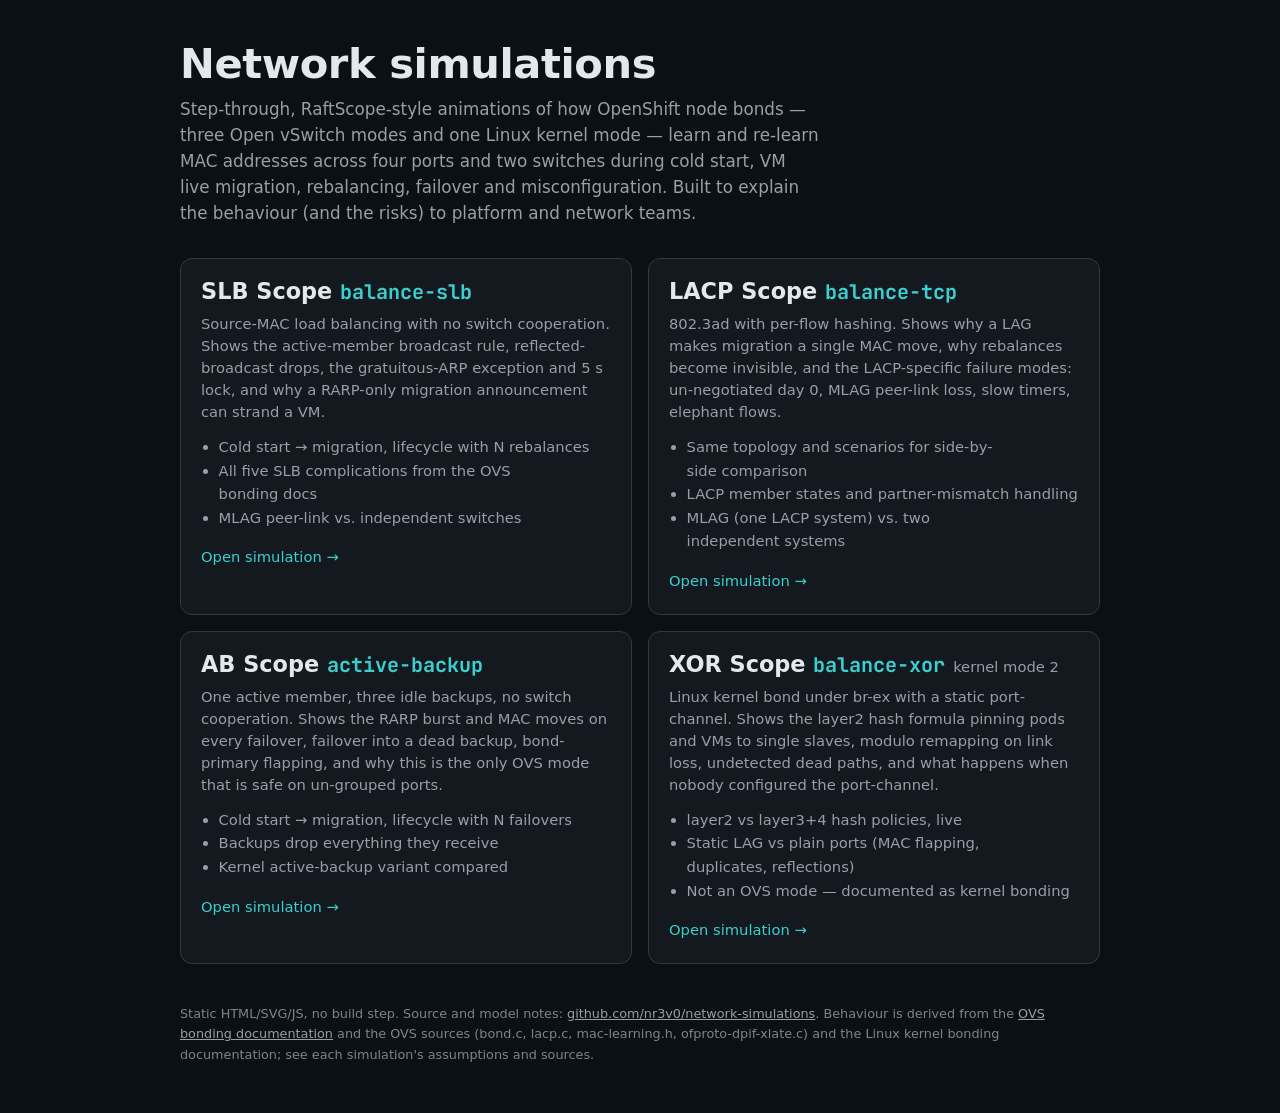
<file: index.html>
<!doctype html>
<html lang="en" data-theme="dark">
<head>
<meta charset="utf-8" />
<meta name="viewport" content="width=device-width, initial-scale=1" />
<title>Network simulations — OVS bonding during VM live migration</title>
<meta name="description" content="Interactive, step-through simulations of Open vSwitch bond behaviour (balance-slb and LACP balance-tcp) across two switches during VM live migration." />
<link href="https://api.fontshare.com/v2/css?f[]=general-sans@400,500,600&display=swap" rel="stylesheet" />
<link href="https://fonts.googleapis.com/css2?family=JetBrains+Mono:wght@400;500&display=swap" rel="stylesheet" />
<link rel="icon" href="data:," />
<link rel="stylesheet" href="./ovs-balance-slb/base.css" />
<style>
  :root { --text-xs: 0.8rem; --text-sm: 0.92rem; --text-base: 1.05rem; --text-xl: 1.4rem; --text-3xl: clamp(1.9rem, 1.4rem + 2vw, 2.6rem);
    --space-2: 0.5rem; --space-3: 0.75rem; --space-4: 1rem; --space-5: 1.25rem; --space-8: 2rem; --space-10: 2.5rem; --space-12: 3rem; --space-16: 4rem; --radius-lg: 0.75rem;
    --font-sans: 'General Sans', 'Inter', system-ui, sans-serif; --font-mono: 'JetBrains Mono', ui-monospace, Menlo, monospace;
    --color-background: oklch(0.17 0.012 240); --color-bg: var(--color-background); --color-surface: oklch(0.21 0.014 240); --color-border: oklch(0.34 0.02 240);
    --color-text: oklch(0.93 0.01 240); --color-text-muted: oklch(0.70 0.015 240); --color-text-faint: oklch(0.61 0.015 240); --color-primary: oklch(0.78 0.12 195); }
  html { color-scheme: dark; }
  body { margin: 0; background: var(--color-background); color: var(--color-text); font-family: var(--font-sans); }
  main { max-width: 960px; margin: 0 auto; padding: var(--space-10) var(--space-5) var(--space-12); }
  h1 { font-size: var(--text-3xl); margin: 0 0 var(--space-2); letter-spacing: -0.01em; }
  .lede { color: var(--color-text-muted); max-width: 60ch; line-height: 1.55; margin: 0 0 var(--space-8); }
  .grid { display: grid; grid-template-columns: repeat(auto-fit, minmax(300px, 1fr)); gap: var(--space-4); }
  a.card { display: block; text-decoration: none; color: inherit; background: var(--color-surface); border: 1px solid var(--color-border); border-radius: var(--radius-lg); padding: var(--space-5); transition: border-color 0.15s ease, transform 0.15s ease; }
  a.card:hover { border-color: var(--color-primary); transform: translateY(-2px); }
  .card h2 { margin: 0 0 var(--space-2); font-size: var(--text-xl); }
  .card h2 small { font-size: var(--text-sm); color: var(--color-text-muted); font-weight: 400; }
  .card .mono { font-family: var(--font-mono); font-size: 0.9em; color: var(--color-primary); }
  .card p { margin: 0 0 var(--space-3); color: var(--color-text-muted); line-height: 1.5; font-size: var(--text-sm); }
  .card ul { margin: 0; padding-left: 1.1rem; color: var(--color-text-muted); font-size: var(--text-sm); line-height: 1.6; }
  .card .go { display: inline-block; margin-top: var(--space-4); color: var(--color-primary); font-weight: 500; font-size: var(--text-sm); }
  footer { margin-top: var(--space-10); color: var(--color-text-faint); font-size: var(--text-xs); line-height: 1.6; }
  footer a { color: var(--color-text-muted); }
</style>
</head>
<body>
<main>
  <h1>Network simulations</h1>
  <p class="lede">Step-through, RaftScope-style animations of how OpenShift node bonds — three Open vSwitch modes and one Linux kernel mode — learn and re-learn MAC addresses across four ports and two switches during cold start, VM live migration, rebalancing, failover and misconfiguration. Built to explain the behaviour (and the risks) to platform and network teams.</p>
  <div class="grid">
    <a class="card" href="./ovs-balance-slb/">
      <h2>SLB Scope <span class="mono">balance-slb</span></h2>
      <p>Source-MAC load balancing with no switch cooperation. Shows the active-member broadcast rule, reflected-broadcast drops, the gratuitous-ARP exception and 5 s lock, and why a RARP-only migration announcement can strand a VM.</p>
      <ul>
        <li>Cold start → migration, lifecycle with N rebalances</li>
        <li>All five SLB complications from the OVS bonding docs</li>
        <li>MLAG peer-link vs. independent switches</li>
      </ul>
      <span class="go">Open simulation →</span>
    </a>
    <a class="card" href="./ovs-lacp-balance-tcp/">
      <h2>LACP Scope <span class="mono">balance-tcp</span></h2>
      <p>802.3ad with per-flow hashing. Shows why a LAG makes migration a single MAC move, why rebalances become invisible, and the LACP-specific failure modes: un-negotiated day 0, MLAG peer-link loss, slow timers, elephant flows.</p>
      <ul>
        <li>Same topology and scenarios for side-by-side comparison</li>
        <li>LACP member states and partner-mismatch handling</li>
        <li>MLAG (one LACP system) vs. two independent systems</li>
      </ul>
      <span class="go">Open simulation →</span>
    </a>
    <a class="card" href="./ovs-active-backup/">
      <h2>AB Scope <span class="mono">active-backup</span></h2>
      <p>One active member, three idle backups, no switch cooperation. Shows the RARP burst and MAC moves on every failover, failover into a dead backup, bond-primary flapping, and why this is the only OVS mode that is safe on un-grouped ports.</p>
      <ul>
        <li>Cold start → migration, lifecycle with N failovers</li>
        <li>Backups drop everything they receive</li>
        <li>Kernel active-backup variant compared</li>
      </ul>
      <span class="go">Open simulation →</span>
    </a>
    <a class="card" href="./kernel-balance-xor/">
      <h2>XOR Scope <span class="mono">balance-xor</span> <small>kernel mode 2</small></h2>
      <p>Linux kernel bond under br-ex with a static port-channel. Shows the layer2 hash formula pinning pods and VMs to single slaves, modulo remapping on link loss, undetected dead paths, and what happens when nobody configured the port-channel.</p>
      <ul>
        <li>layer2 vs layer3+4 hash policies, live</li>
        <li>Static LAG vs plain ports (MAC flapping, duplicates, reflections)</li>
        <li>Not an OVS mode — documented as kernel bonding</li>
      </ul>
      <span class="go">Open simulation →</span>
    </a>
  </div>
  <footer>Static HTML/SVG/JS, no build step. Source and model notes: <a href="https://github.com/nr3v0/network-simulations">github.com/nr3v0/network-simulations</a>. Behaviour is derived from the <a href="https://docs.openvswitch.org/en/stable/topics/bonding/">OVS bonding documentation</a> and the OVS sources (bond.c, lacp.c, mac-learning.h, ofproto-dpif-xlate.c) and the Linux kernel bonding documentation; see each simulation's assumptions and sources.</footer>
</main>
</body>
</html>
</file>
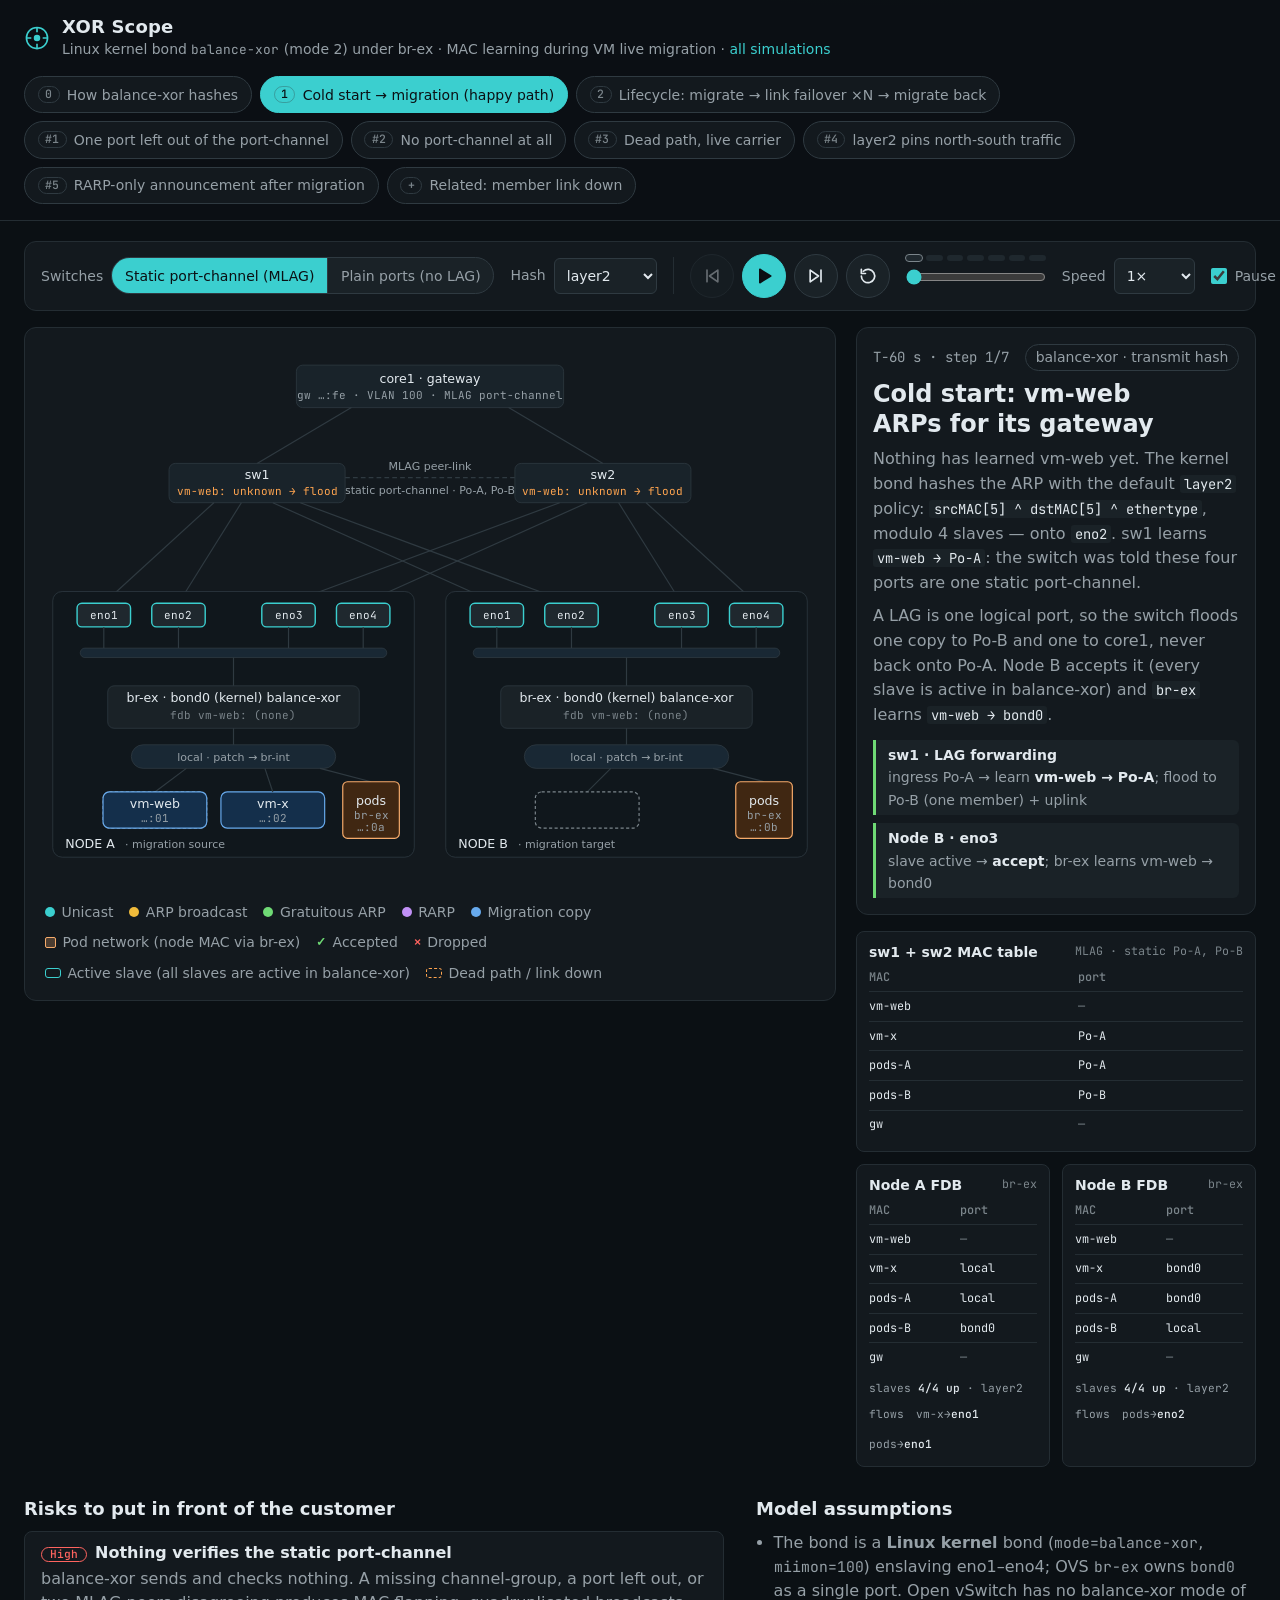
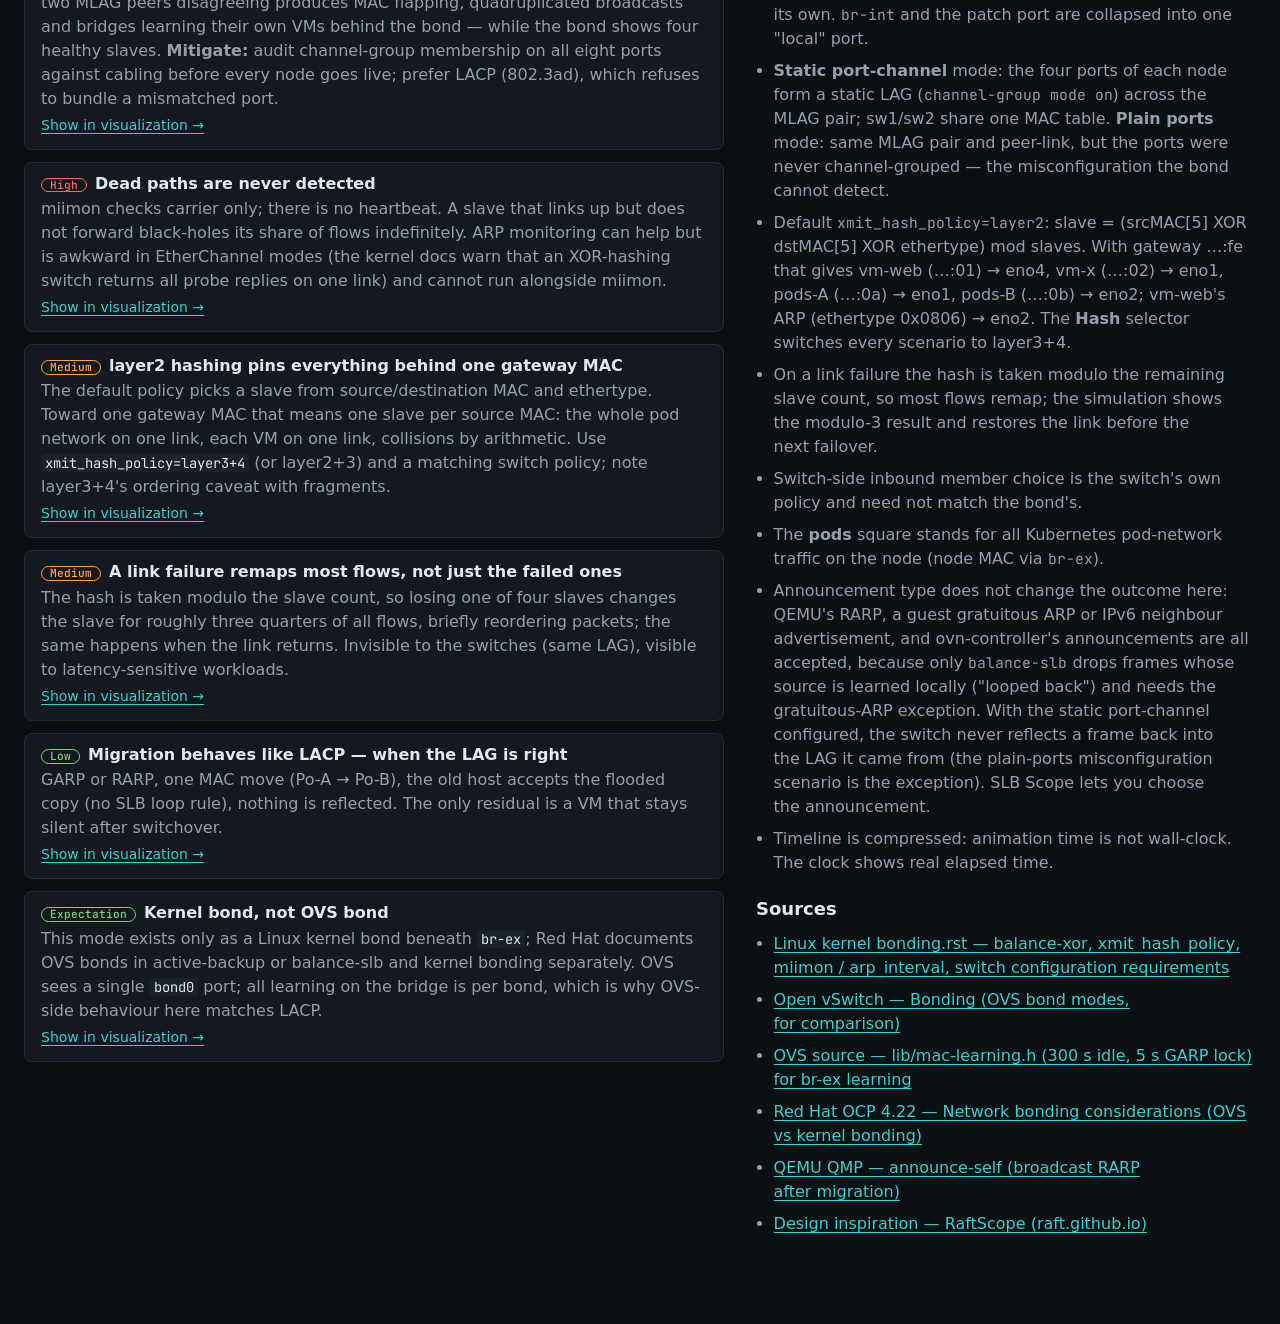
<file: kernel-balance-xor/index.html>
<!doctype html>
<html lang="en" data-theme="dark">
<head>
<meta charset="utf-8" />
<meta name="viewport" content="width=device-width, initial-scale=1" />
<title>XOR Scope — Linux kernel balance-xor (mode 2) MAC learning during VM live migration</title>
<meta name="description" content="Step-through visualization of a Linux kernel balance-xor (mode 2) bond under OVS br-ex across two MLAG switches and four slaves during VM live migration, including the failure modes of a static port-channel." />
<link href="https://api.fontshare.com/v2/css?f[]=general-sans@400,500,600&display=swap" rel="stylesheet" />
<link rel="preconnect" href="https://fonts.googleapis.com" />
<link rel="preconnect" href="https://fonts.gstatic.com" crossorigin />
<link href="https://fonts.googleapis.com/css2?family=JetBrains+Mono:wght@400;500;600&display=swap" rel="stylesheet" />
<link rel="icon" href="data:," />
<link rel="stylesheet" href="./base.css" />
<link rel="stylesheet" href="./style.css" />
</head>
<body>
<a class="skip" href="#scope">Skip to visualization</a>
<header class="top">
  <div class="brand">
    <svg viewBox="0 0 32 32" width="26" height="26" aria-hidden="true"><circle cx="16" cy="16" r="13" fill="none" stroke="currentColor" stroke-width="2"/><circle cx="16" cy="16" r="4" fill="currentColor"/><path d="M16 3v6M16 23v6M3 16h6M23 16h6" stroke="currentColor" stroke-width="2"/></svg>
    <div>
      <div class="brand-name">XOR Scope</div>
      <div class="brand-sub">Linux kernel bond <span class="mono">balance-xor</span> (mode 2) under br-ex · MAC learning during VM live migration · <a href="../">all simulations</a></div>
    </div>
  </div>
  <nav class="scen" id="scenarios" aria-label="Scenarios"></nav>
</header>

<main id="scope">
  <section class="transport" aria-label="Playback controls">
    <div class="toolbar">
        <span class="tb-label">Switches</span>
        <div class="seg" role="group" aria-label="Switch interconnect mode" id="modeSeg">
          <button type="button" data-mode="mlag" aria-pressed="true">Static port-channel (MLAG)</button>
          <button type="button" data-mode="indep" aria-pressed="false">Plain ports (no LAG)</button>
        </div>
        <label class="sel"><span>Hash</span><select id="hashSel" aria-label="Transmit hash policy"><option value="l2" selected>layer2</option><option value="l34">layer3+4</option></select></label>
        <label class="sel" id="lifeOpt" hidden><span>Failovers</span>
          <select id="nreb" aria-label="Number of link failovers before the second migration"><option value="0">0</option><option value="1">1</option><option value="2" selected>2</option><option value="3">3</option><option value="4">4</option></select>
        </label>
      </div>

    <div class="btns">
      <button id="prev" class="ib" aria-label="Previous step" title="Previous step (←)"><svg viewBox="0 0 24 24"><path d="M6 5v14M19 5l-10 7 10 7z"/></svg></button>
      <button id="play" class="ib main" aria-label="Play" title="Play / pause (space)"><svg viewBox="0 0 24 24" id="playIcon"><path d="M7 4l13 8-13 8z"/></svg></button>
      <button id="next" class="ib" aria-label="Next step" title="Next step (→)"><svg viewBox="0 0 24 24"><path d="M18 5v14M5 5l10 7-10 7z"/></svg></button>
      <button id="restart" class="ib" aria-label="Restart scenario" title="Restart"><svg viewBox="0 0 24 24"><path d="M4 12a8 8 0 1 0 2.4-5.7M4 4v5h5"/></svg></button>
    </div>
    <div class="track-wrap">
      <div class="track" id="track"></div>
      <input type="range" id="scrub" min="0" max="1000" value="0" step="1" aria-label="Timeline" />
    </div>
    <div class="opts">
      <label class="sel"><span>Speed</span>
        <select id="speed"><option value="0.25">0.25×</option><option value="0.5">0.5×</option><option value="1" selected>1×</option><option value="2">2×</option></select>
      </label>
      <label class="chk"><input type="checkbox" id="hold" checked /> <span>Pause each step</span></label>
      <label class="chk"><input type="checkbox" id="loop" /> <span>Loop · 1.5 s</span></label>
    </div>
  </section>
  <section class="stage">
    <div class="canvas-wrap">
      <div class="whatif" id="whatif" hidden>Hypothetical</div>
      <svg id="topo" viewBox="0 0 1000 704" role="img" aria-labelledby="topoTitle">
        <title id="topoTitle">Two OpenShift nodes, each with a four-slave Linux kernel balance-xor bond under br-ex. eno1 and eno2 connect to sw1, eno3 and eno4 connect to sw2. sw1 and sw2 are an MLAG pair with a static port-channel per node, uplinked to core1.</title>
        <g id="static"></g>
        <g id="dyn"></g>
      </svg>
      <div class="legend" aria-label="Legend">
        <span><i class="dot k-uni"></i>Unicast</span>
        <span><i class="dot k-bcast"></i>ARP broadcast</span>
        <span><i class="dot k-garp"></i>Gratuitous ARP</span>
        <span><i class="dot k-rarp"></i>RARP</span>
        <span><i class="dot k-mig"></i>Migration copy</span>
        <span><i class="sq"></i>Pod network (node MAC via br-ex)</span>
        <span><i class="mk ok">✓</i>Accepted</span>
        <span><i class="mk drop">✕</i>Dropped</span>
        <span><i class="att"></i>Active slave (all slaves are active in balance-xor)</span>
        <span><i class="noatt"></i>Dead path / link down</span>
      </div>
    </div>

    <aside class="side">
      <div class="narr" aria-live="polite">
        <div class="narr-head">
          <span class="clock mono" id="clock">T+0.000 s</span>
          <span class="docref" id="docref"></span>
        </div>
        <h2 id="stepTitle">—</h2>
        <div id="stepBody" class="stepBody"></div>
        <div id="decision" class="decision"></div>
      </div>
      <div class="tables" id="tables"></div>
    </aside>
  </section>


  <section class="below">
    <div class="below-grid">
      <div>
        <h3>Risks to put in front of the customer</h3>
        <div class="risks" id="risks"></div>
      </div>
      <div class="notes">
        <h3>Model assumptions</h3>
        <ul>
          <li>The bond is a <b>Linux kernel</b> bond (<span class="mono">mode=balance-xor</span>, <span class="mono">miimon=100</span>) enslaving eno1–eno4; OVS <span class="mono">br-ex</span> owns <span class="mono">bond0</span> as a single port. Open vSwitch has no balance-xor mode of its own. <span class="mono">br-int</span> and the patch port are collapsed into one "local" port.</li>
          <li><b>Static port-channel</b> mode: the four ports of each node form a static LAG (<span class="mono">channel-group mode on</span>) across the MLAG pair; sw1/sw2 share one MAC table. <b>Plain ports</b> mode: same MLAG pair and peer-link, but the ports were never channel-grouped — the misconfiguration the bond cannot detect.</li>
          <li>Default <span class="mono">xmit_hash_policy=layer2</span>: slave = (srcMAC[5] XOR dstMAC[5] XOR ethertype) mod slaves. With gateway …:fe that gives vm-web (…:01) → eno4, vm-x (…:02) → eno1, pods-A (…:0a) → eno1, pods-B (…:0b) → eno2; vm-web's ARP (ethertype 0x0806) → eno2. The <b>Hash</b> selector switches every scenario to layer3+4.</li>
          <li>On a link failure the hash is taken modulo the remaining slave count, so most flows remap; the simulation shows the modulo-3 result and restores the link before the next failover.</li>
          <li>Switch-side inbound member choice is the switch's own policy and need not match the bond's.</li>
          <li>The <b>pods</b> square stands for all Kubernetes pod-network traffic on the node (node MAC via <span class="mono">br-ex</span>).</li>
          <li>Announcement type does not change the outcome here: QEMU's RARP, a guest gratuitous ARP or IPv6 neighbour advertisement, and ovn-controller's announcements are all accepted, because only <span class="mono">balance-slb</span> drops frames whose source is learned locally ("looped back") and needs the gratuitous-ARP exception. With the static port-channel configured, the switch never reflects a frame back into the LAG it came from (the plain-ports misconfiguration scenario is the exception). SLB Scope lets you choose the announcement.</li>
          <li>Timeline is compressed: animation time is not wall-clock. The clock shows real elapsed time.</li>
        </ul>
        <h3>Sources</h3>
        <ul class="src">
          <li><a href="https://www.kernel.org/doc/Documentation/networking/bonding.rst" target="_blank" rel="noopener noreferrer">Linux kernel bonding.rst — balance-xor, xmit_hash_policy, miimon / arp_interval, switch configuration requirements</a></li>
          <li><a href="https://docs.openvswitch.org/en/stable/topics/bonding/" target="_blank" rel="noopener noreferrer">Open vSwitch — Bonding (OVS bond modes, for comparison)</a></li>
          <li><a href="https://github.com/openvswitch/ovs/blob/master/lib/mac-learning.h" target="_blank" rel="noopener noreferrer">OVS source — lib/mac-learning.h (300 s idle, 5 s GARP lock) for br-ex learning</a></li>
          <li><a href="https://docs.redhat.com/en/documentation/openshift_container_platform/4.22/html/advanced_networking/network-bonding-considerations" target="_blank" rel="noopener noreferrer">Red Hat OCP 4.22 — Network bonding considerations (OVS vs kernel bonding)</a></li>
          <li><a href="https://www.qemu.org/docs/master/interop/qemu-qmp-ref.html" target="_blank" rel="noopener noreferrer">QEMU QMP — announce-self (broadcast RARP after migration)</a></li>
          <li><a href="https://raft.github.io/" target="_blank" rel="noopener noreferrer">Design inspiration — RaftScope (raft.github.io)</a></li>
        </ul>
      </div>
    </div>
  </section>
</main>
<script src="./app.js"></script>
</body>
</html>
</file>
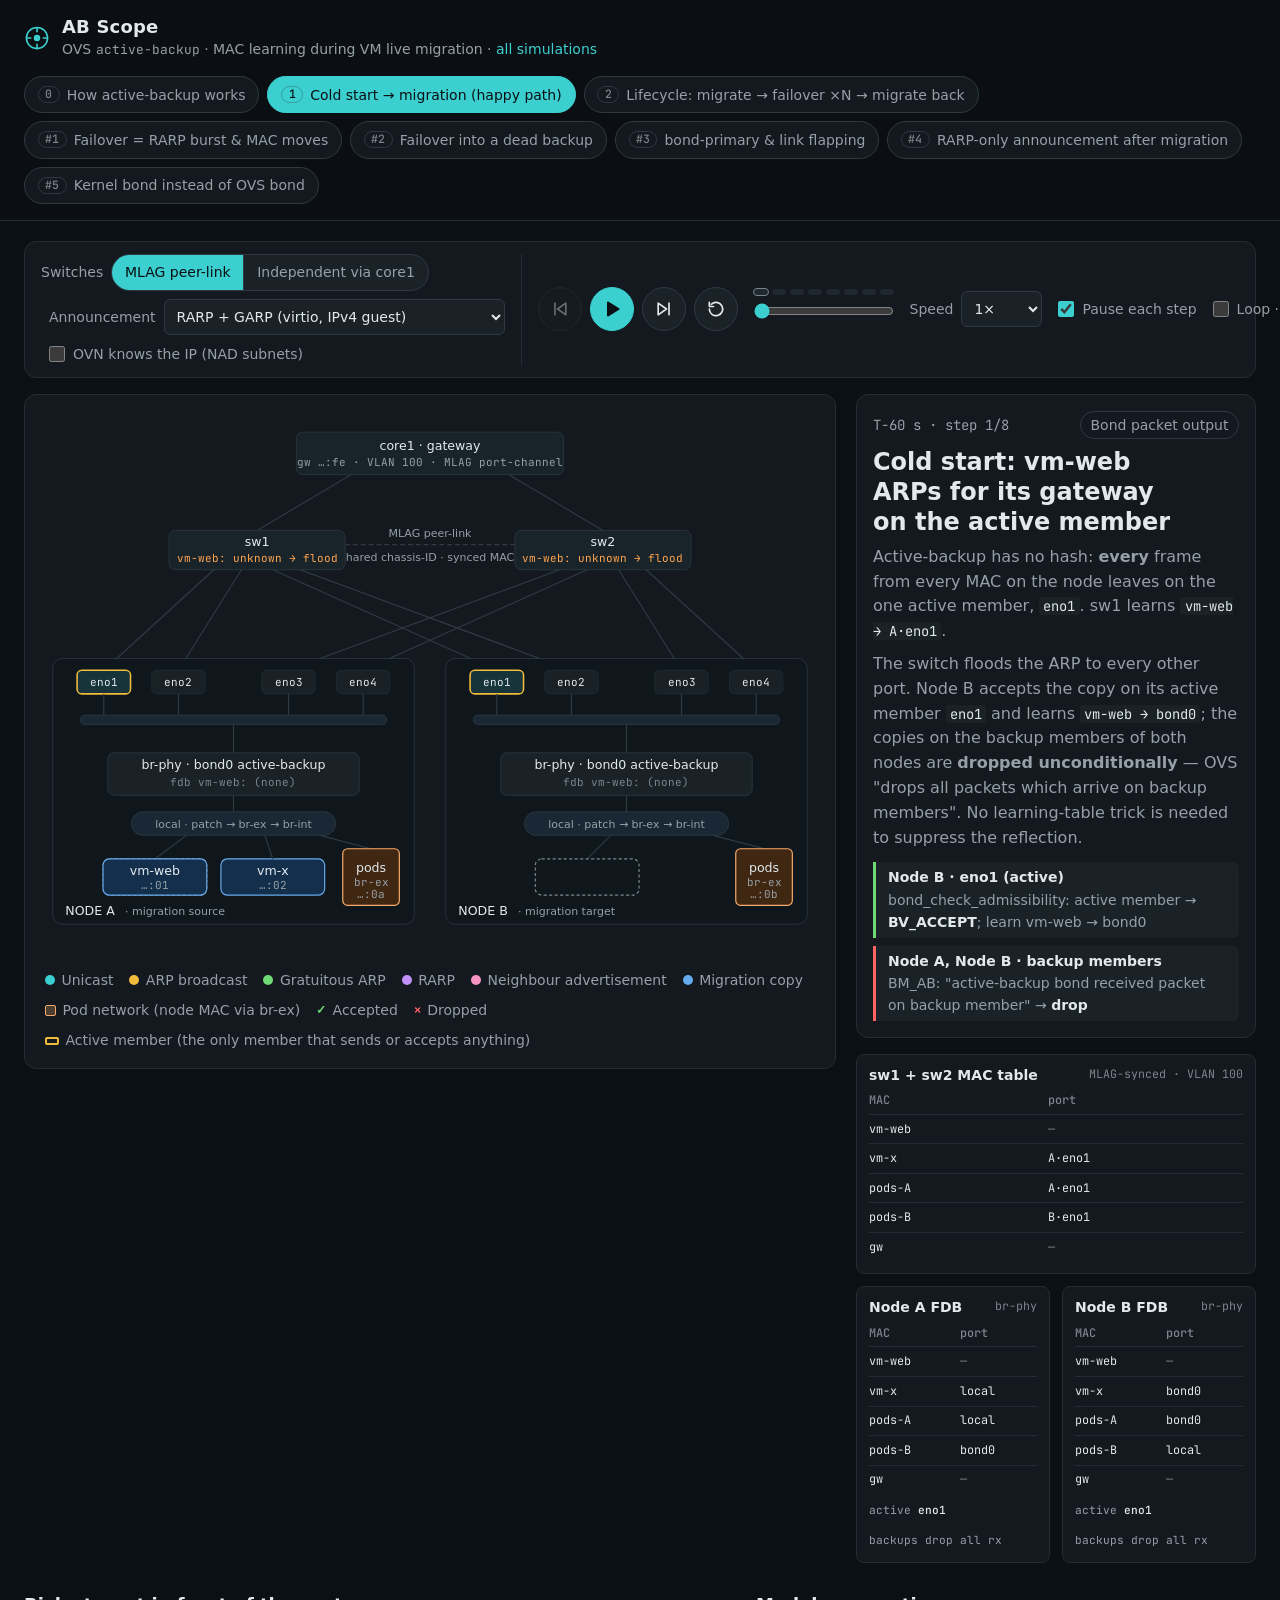
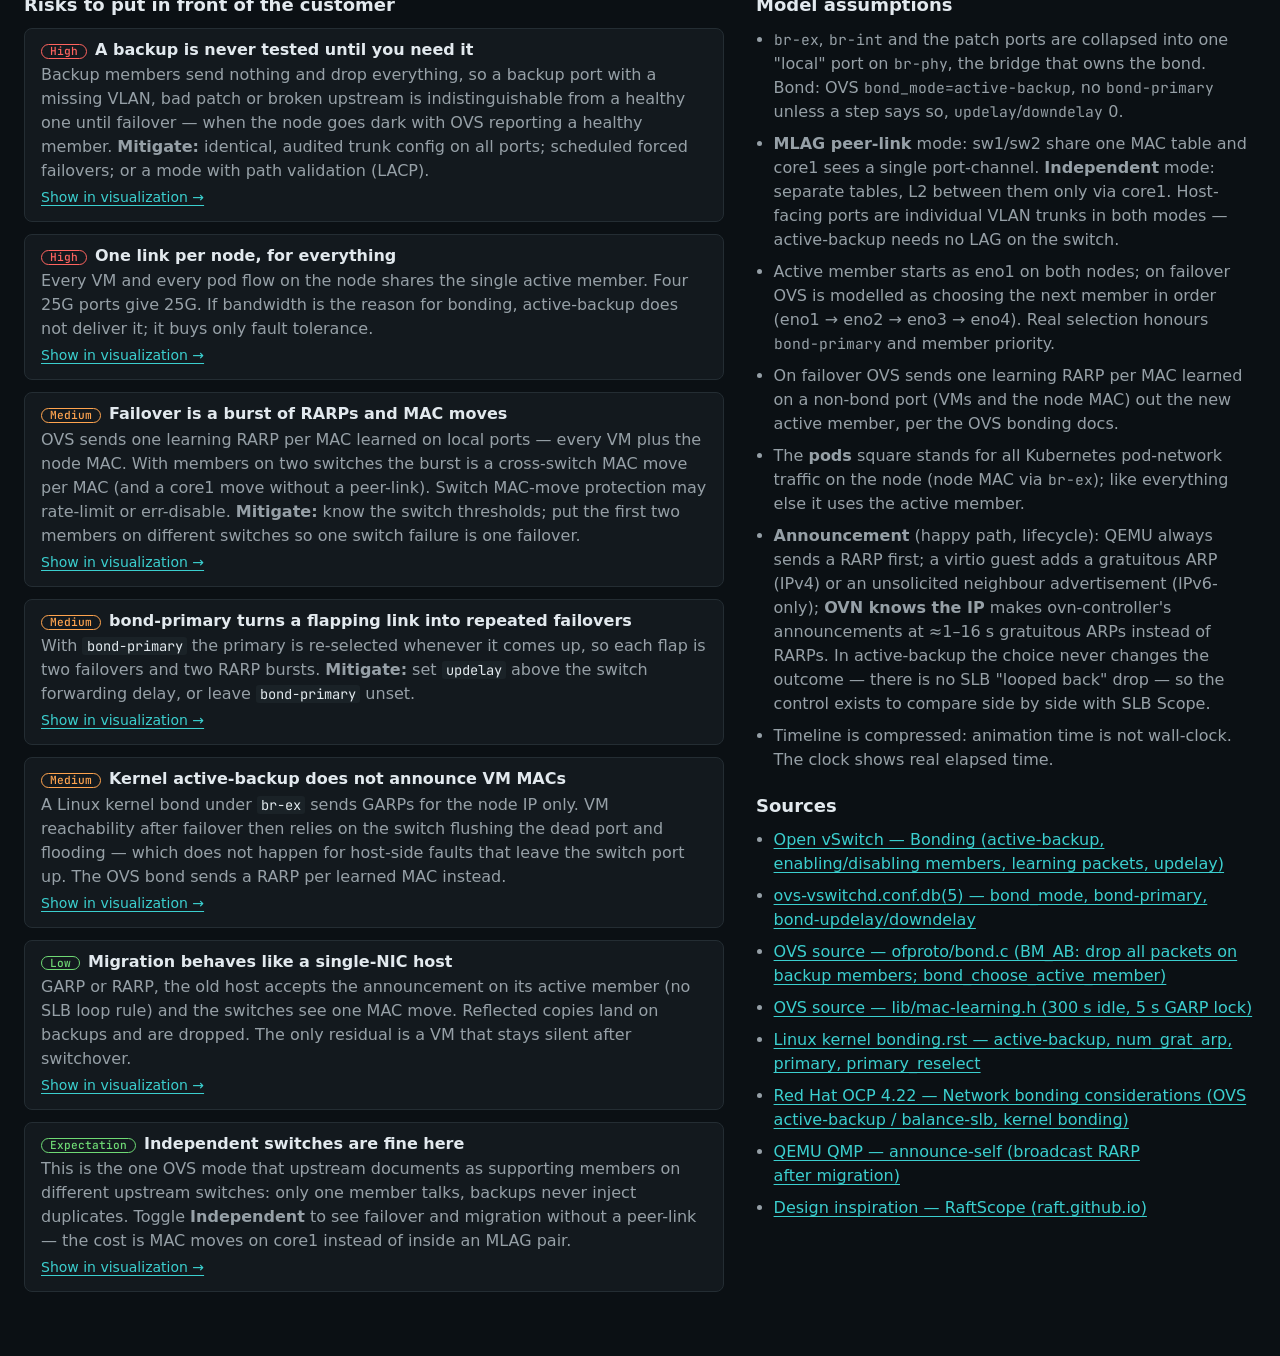
<file: ovs-active-backup/index.html>
<!doctype html>
<html lang="en" data-theme="dark">
<head>
<meta charset="utf-8" />
<meta name="viewport" content="width=device-width, initial-scale=1" />
<title>AB Scope — OVS active-backup MAC learning during VM live migration</title>
<meta name="description" content="Step-through visualization of an Open vSwitch active-backup bond across two switches and four members during VM live migration and failover, with the mode-specific risks." />
<link href="https://api.fontshare.com/v2/css?f[]=general-sans@400,500,600&display=swap" rel="stylesheet" />
<link rel="preconnect" href="https://fonts.googleapis.com" />
<link rel="preconnect" href="https://fonts.gstatic.com" crossorigin />
<link href="https://fonts.googleapis.com/css2?family=JetBrains+Mono:wght@400;500;600&display=swap" rel="stylesheet" />
<link rel="icon" href="data:," />
<link rel="stylesheet" href="./base.css" />
<link rel="stylesheet" href="./style.css" />
</head>
<body>
<a class="skip" href="#scope">Skip to visualization</a>
<header class="top">
  <div class="brand">
    <svg viewBox="0 0 32 32" width="26" height="26" aria-hidden="true"><circle cx="16" cy="16" r="13" fill="none" stroke="currentColor" stroke-width="2"/><circle cx="16" cy="16" r="4" fill="currentColor"/><path d="M16 3v6M16 23v6M3 16h6M23 16h6" stroke="currentColor" stroke-width="2"/></svg>
    <div>
      <div class="brand-name">AB Scope</div>
      <div class="brand-sub">OVS <span class="mono">active-backup</span> · MAC learning during VM live migration · <a href="../">all simulations</a></div>
    </div>
  </div>
  <nav class="scen" id="scenarios" aria-label="Scenarios"></nav>
</header>

<main id="scope">
  <section class="transport" aria-label="Playback controls">
    <div class="toolbar">
        <span class="tb-label">Switches</span>
        <div class="seg" role="group" aria-label="Switch interconnect mode" id="modeSeg">
          <button type="button" data-mode="mlag" aria-pressed="true">MLAG peer-link</button>
          <button type="button" data-mode="indep" aria-pressed="false">Independent via core1</button>
        </div>
        <label class="sel" id="lifeOpt" hidden><span>Failovers</span>
          <select id="nreb" aria-label="Number of failovers before the second migration"><option value="0">0</option><option value="1">1</option><option value="2" selected>2</option><option value="3">3</option><option value="4">4</option></select>
        </label>
        <label class="sel" id="annOpt" hidden><span>Announcement</span>
          <select id="ann" aria-label="What vm-web's new host sends after switchover"><option value="virtio" selected>RARP + GARP (virtio, IPv4 guest)</option><option value="v6">RARP + neighbour advert (IPv6-only guest)</option><option value="rarp">RARP only (guest cannot announce)</option></select>
        </label>
        <label class="chk" id="ovnOpt" hidden title="ovn-controller sends gratuitous ARPs only for ports with an IPv4 address in OVN, which OVN-Kubernetes sets when the localnet NAD defines subnets"><input type="checkbox" id="ovnIp" /> <span>OVN knows the IP (NAD subnets)</span></label>
      </div>

    <div class="btns">
      <button id="prev" class="ib" aria-label="Previous step" title="Previous step (←)"><svg viewBox="0 0 24 24"><path d="M6 5v14M19 5l-10 7 10 7z"/></svg></button>
      <button id="play" class="ib main" aria-label="Play" title="Play / pause (space)"><svg viewBox="0 0 24 24" id="playIcon"><path d="M7 4l13 8-13 8z"/></svg></button>
      <button id="next" class="ib" aria-label="Next step" title="Next step (→)"><svg viewBox="0 0 24 24"><path d="M18 5v14M5 5l10 7-10 7z"/></svg></button>
      <button id="restart" class="ib" aria-label="Restart scenario" title="Restart"><svg viewBox="0 0 24 24"><path d="M4 12a8 8 0 1 0 2.4-5.7M4 4v5h5"/></svg></button>
    </div>
    <div class="track-wrap">
      <div class="track" id="track"></div>
      <input type="range" id="scrub" min="0" max="1000" value="0" step="1" aria-label="Timeline" />
    </div>
    <div class="opts">
      <label class="sel"><span>Speed</span>
        <select id="speed"><option value="0.25">0.25×</option><option value="0.5">0.5×</option><option value="1" selected>1×</option><option value="2">2×</option></select>
      </label>
      <label class="chk"><input type="checkbox" id="hold" checked /> <span>Pause each step</span></label>
      <label class="chk"><input type="checkbox" id="loop" /> <span>Loop · 1.5 s</span></label>
    </div>
  </section>
  <section class="stage">
    <div class="canvas-wrap">
      <div class="whatif" id="whatif" hidden>Hypothetical</div>
      <svg id="topo" viewBox="0 0 1000 704" role="img" aria-labelledby="topoTitle">
        <title id="topoTitle">Two OpenShift nodes, each with a four-member OVS active-backup bond. eno1 and eno2 connect to sw1, eno3 and eno4 connect to sw2. sw1 and sw2 are an MLAG pair uplinked to core1.</title>
        <g id="static"></g>
        <g id="dyn"></g>
      </svg>
      <div class="legend" aria-label="Legend">
        <span><i class="dot k-uni"></i>Unicast</span>
        <span><i class="dot k-bcast"></i>ARP broadcast</span>
        <span><i class="dot k-garp"></i>Gratuitous ARP</span>
        <span><i class="dot k-rarp"></i>RARP</span>
        <span><i class="dot k-nd"></i>Neighbour advertisement</span>
        <span><i class="dot k-mig"></i>Migration copy</span>
        <span><i class="sq"></i>Pod network (node MAC via br-ex)</span>
        <span><i class="mk ok">✓</i>Accepted</span>
        <span><i class="mk drop">✕</i>Dropped</span>
        <span><i class="act"></i>Active member (the only member that sends or accepts anything)</span>
      </div>
    </div>

    <aside class="side">
      <div class="narr" aria-live="polite">
        <div class="narr-head">
          <span class="clock mono" id="clock">T+0.000 s</span>
          <span class="docref" id="docref"></span>
        </div>
        <h2 id="stepTitle">—</h2>
        <div id="stepBody" class="stepBody"></div>
        <div id="decision" class="decision"></div>
      </div>
      <div class="tables" id="tables"></div>
    </aside>
  </section>


  <section class="below">
    <div class="below-grid">
      <div>
        <h3>Risks to put in front of the customer</h3>
        <div class="risks" id="risks"></div>
      </div>
      <div class="notes">
        <h3>Model assumptions</h3>
        <ul>
          <li><span class="mono">br-ex</span>, <span class="mono">br-int</span> and the patch ports are collapsed into one "local" port on <span class="mono">br-phy</span>, the bridge that owns the bond. Bond: OVS <span class="mono">bond_mode=active-backup</span>, no <span class="mono">bond-primary</span> unless a step says so, <span class="mono">updelay</span>/<span class="mono">downdelay</span> 0.</li>
          <li><b>MLAG peer-link</b> mode: sw1/sw2 share one MAC table and core1 sees a single port-channel. <b>Independent</b> mode: separate tables, L2 between them only via core1. Host-facing ports are individual VLAN trunks in both modes — active-backup needs no LAG on the switch.</li>
          <li>Active member starts as eno1 on both nodes; on failover OVS is modelled as choosing the next member in order (eno1 → eno2 → eno3 → eno4). Real selection honours <span class="mono">bond-primary</span> and member priority.</li>
          <li>On failover OVS sends one learning RARP per MAC learned on a non-bond port (VMs and the node MAC) out the new active member, per the OVS bonding docs.</li>
          <li>The <b>pods</b> square stands for all Kubernetes pod-network traffic on the node (node MAC via <span class="mono">br-ex</span>); like everything else it uses the active member.</li>
          <li><b>Announcement</b> (happy path, lifecycle): QEMU always sends a RARP first; a virtio guest adds a gratuitous ARP (IPv4) or an unsolicited neighbour advertisement (IPv6-only); <b>OVN knows the IP</b> makes ovn-controller's announcements at ≈1–16 s gratuitous ARPs instead of RARPs. In active-backup the choice never changes the outcome — there is no SLB "looped back" drop — so the control exists to compare side by side with SLB Scope.</li>
          <li>Timeline is compressed: animation time is not wall-clock. The clock shows real elapsed time.</li>
        </ul>
        <h3>Sources</h3>
        <ul class="src">
          <li><a href="https://docs.openvswitch.org/en/stable/topics/bonding/" target="_blank" rel="noopener noreferrer">Open vSwitch — Bonding (active-backup, enabling/disabling members, learning packets, updelay)</a></li>
          <li><a href="https://www.openvswitch.org/support/dist-docs/ovs-vswitchd.conf.db.5.txt" target="_blank" rel="noopener noreferrer">ovs-vswitchd.conf.db(5) — bond_mode, bond-primary, bond-updelay/downdelay</a></li>
          <li><a href="https://github.com/openvswitch/ovs/blob/master/ofproto/bond.c" target="_blank" rel="noopener noreferrer">OVS source — ofproto/bond.c (BM_AB: drop all packets on backup members; bond_choose_active_member)</a></li>
          <li><a href="https://github.com/openvswitch/ovs/blob/master/lib/mac-learning.h" target="_blank" rel="noopener noreferrer">OVS source — lib/mac-learning.h (300 s idle, 5 s GARP lock)</a></li>
          <li><a href="https://www.kernel.org/doc/Documentation/networking/bonding.rst" target="_blank" rel="noopener noreferrer">Linux kernel bonding.rst — active-backup, num_grat_arp, primary, primary_reselect</a></li>
          <li><a href="https://docs.redhat.com/en/documentation/openshift_container_platform/4.22/html/advanced_networking/network-bonding-considerations" target="_blank" rel="noopener noreferrer">Red Hat OCP 4.22 — Network bonding considerations (OVS active-backup / balance-slb, kernel bonding)</a></li>
          <li><a href="https://www.qemu.org/docs/master/interop/qemu-qmp-ref.html" target="_blank" rel="noopener noreferrer">QEMU QMP — announce-self (broadcast RARP after migration)</a></li>
          <li><a href="https://raft.github.io/" target="_blank" rel="noopener noreferrer">Design inspiration — RaftScope (raft.github.io)</a></li>
        </ul>
      </div>
    </div>
  </section>
</main>
<script src="./app.js"></script>
</body>
</html>
</file>
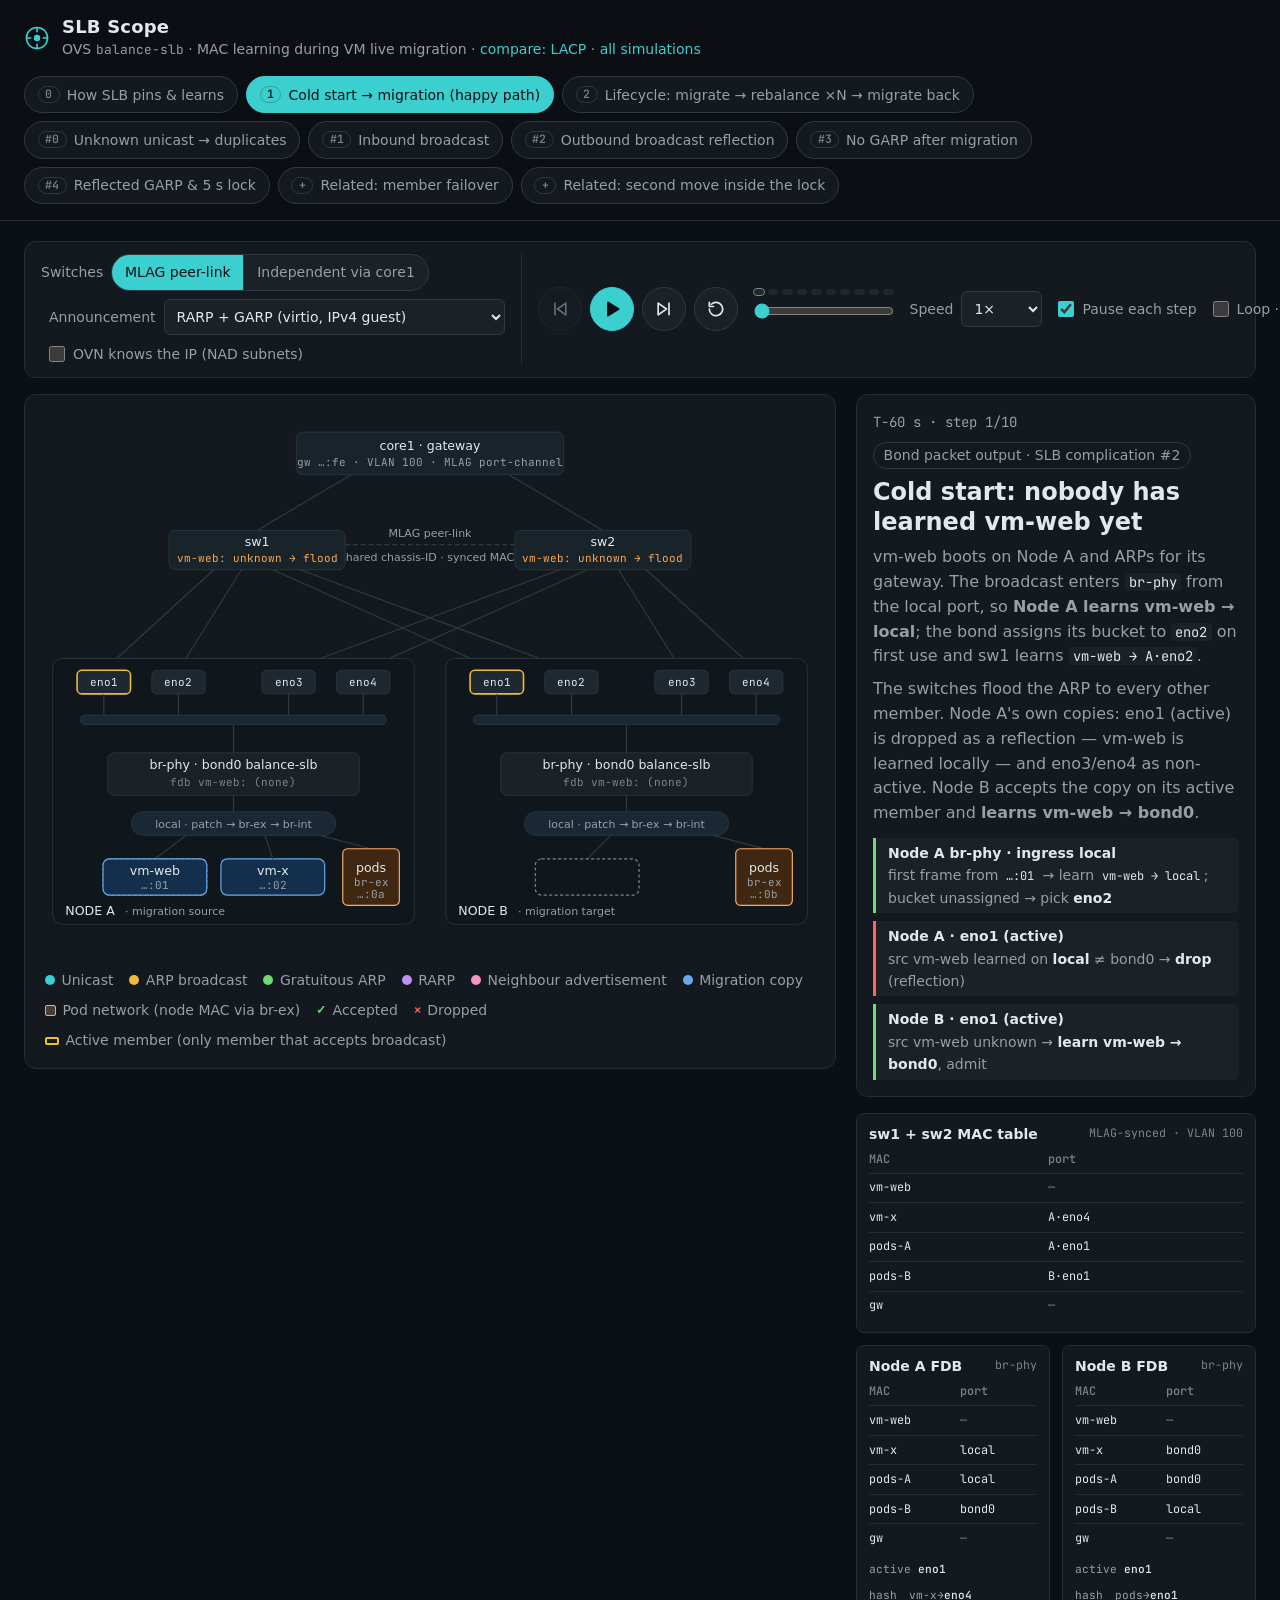
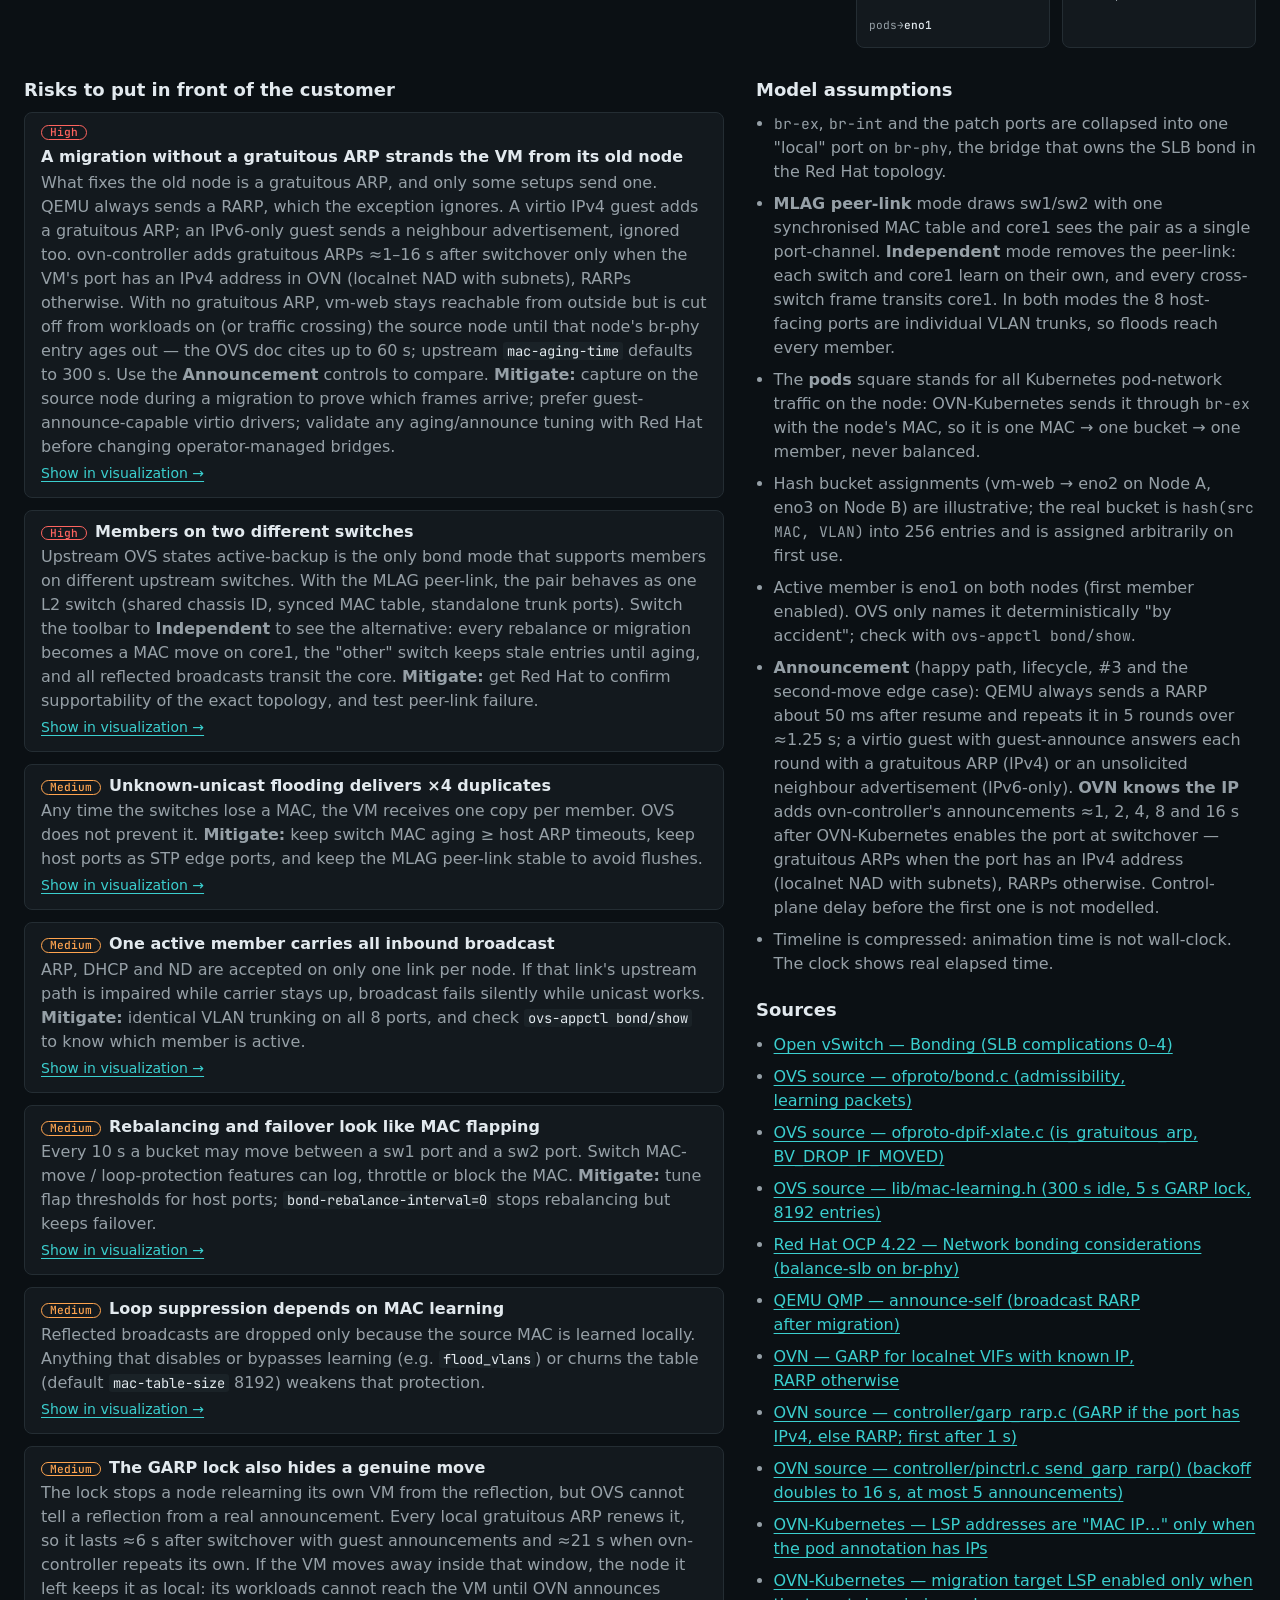
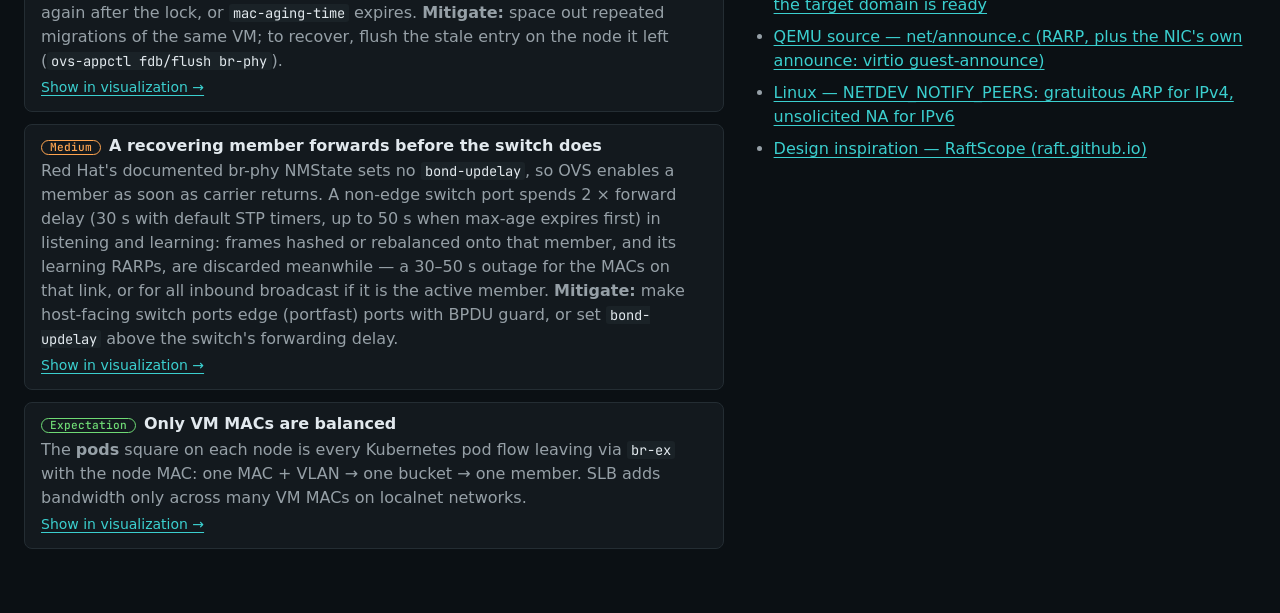
<file: ovs-balance-slb/index.html>
<!doctype html>
<html lang="en" data-theme="dark">
<head>
<meta charset="utf-8" />
<meta name="viewport" content="width=device-width, initial-scale=1" />
<title>SLB Scope — OVS balance-slb MAC learning during VM live migration</title>
<meta name="description" content="Step-through visualization of Open vSwitch balance-slb MAC learning across two MLAG switches and four bond members during a VM live migration, including every complication from the OVS bonding documentation." />
<link href="https://api.fontshare.com/v2/css?f[]=general-sans@400,500,600&display=swap" rel="stylesheet" />
<link rel="preconnect" href="https://fonts.googleapis.com" />
<link rel="preconnect" href="https://fonts.gstatic.com" crossorigin />
<link href="https://fonts.googleapis.com/css2?family=JetBrains+Mono:wght@400;500;600&display=swap" rel="stylesheet" />
<link rel="icon" href="data:," />
<link rel="stylesheet" href="./base.css" />
<link rel="stylesheet" href="./style.css" />
</head>
<body>
<a class="skip" href="#scope">Skip to visualization</a>
<header class="top">
  <div class="brand">
    <svg viewBox="0 0 32 32" width="26" height="26" aria-hidden="true"><circle cx="16" cy="16" r="13" fill="none" stroke="currentColor" stroke-width="2"/><circle cx="16" cy="16" r="4" fill="currentColor"/><path d="M16 3v6M16 23v6M3 16h6M23 16h6" stroke="currentColor" stroke-width="2"/></svg>
    <div>
      <div class="brand-name">SLB Scope</div>
      <div class="brand-sub">OVS <span class="mono">balance-slb</span> · MAC learning during VM live migration · <a href="../ovs-lacp-balance-tcp/">compare: LACP</a> · <a href="../">all simulations</a></div>
    </div>
  </div>
  <nav class="scen" id="scenarios" aria-label="Scenarios"></nav>
</header>

<main id="scope">
  <section class="transport" aria-label="Playback controls">
    <div class="toolbar">
        <span class="tb-label">Switches</span>
        <div class="seg" role="group" aria-label="Switch interconnect mode" id="modeSeg">
          <button type="button" data-mode="mlag" aria-pressed="true">MLAG peer-link</button>
          <button type="button" data-mode="indep" aria-pressed="false">Independent via core1</button>
        </div>
        <label class="sel" id="lifeOpt" hidden><span>Rebalances</span>
          <select id="nreb" aria-label="Number of hash rebalances before the second migration"><option value="0">0</option><option value="1">1</option><option value="2" selected>2</option><option value="3">3</option><option value="4">4</option><option value="5">5</option><option value="6">6</option></select>
        </label>
        <label class="sel" id="annOpt" hidden><span>Announcement</span>
          <select id="ann" aria-label="What vm-web's new host sends after switchover"><option value="virtio" selected>RARP + GARP (virtio, IPv4 guest)</option><option value="v6">RARP + neighbour advert (IPv6-only guest)</option><option value="rarp">RARP only (guest cannot announce)</option></select>
        </label>
        <label class="chk" id="ovnOpt" hidden title="ovn-controller sends gratuitous ARPs only for ports with an IPv4 address in OVN, which OVN-Kubernetes sets when the localnet NAD defines subnets"><input type="checkbox" id="ovnIp" /> <span>OVN knows the IP (NAD subnets)</span></label>
      </div>

    <div class="btns">
      <button id="prev" class="ib" aria-label="Previous step" title="Previous step (←)"><svg viewBox="0 0 24 24"><path d="M6 5v14M19 5l-10 7 10 7z"/></svg></button>
      <button id="play" class="ib main" aria-label="Play" title="Play / pause (space)"><svg viewBox="0 0 24 24" id="playIcon"><path d="M7 4l13 8-13 8z"/></svg></button>
      <button id="next" class="ib" aria-label="Next step" title="Next step (→)"><svg viewBox="0 0 24 24"><path d="M18 5v14M5 5l10 7-10 7z"/></svg></button>
      <button id="restart" class="ib" aria-label="Restart scenario" title="Restart"><svg viewBox="0 0 24 24"><path d="M4 12a8 8 0 1 0 2.4-5.7M4 4v5h5"/></svg></button>
    </div>
    <div class="track-wrap">
      <div class="track" id="track"></div>
      <input type="range" id="scrub" min="0" max="1000" value="0" step="1" aria-label="Timeline" />
    </div>
    <div class="opts">
      <label class="sel"><span>Speed</span>
        <select id="speed"><option value="0.25">0.25×</option><option value="0.5">0.5×</option><option value="1" selected>1×</option><option value="2">2×</option></select>
      </label>
      <label class="chk"><input type="checkbox" id="hold" checked /> <span>Pause each step</span></label>
      <label class="chk"><input type="checkbox" id="loop" /> <span>Loop · 1.5 s</span></label>
    </div>
  </section>
  <section class="stage">
    <div class="canvas-wrap">
      <div class="whatif" id="whatif" hidden>Hypothetical</div>
      <svg id="topo" viewBox="0 0 1000 704" role="img" aria-labelledby="topoTitle">
        <title id="topoTitle">Two OpenShift nodes, each with a four-member OVS balance-slb bond. eno1 and eno2 connect to sw1, eno3 and eno4 connect to sw2. sw1 and sw2 are an MLAG pair uplinked to core1.</title>
        <g id="static"></g>
        <g id="dyn"></g>
      </svg>
      <div class="legend" aria-label="Legend">
        <span><i class="dot k-uni"></i>Unicast</span>
        <span><i class="dot k-bcast"></i>ARP broadcast</span>
        <span><i class="dot k-garp"></i>Gratuitous ARP</span>
        <span><i class="dot k-rarp"></i>RARP</span>
        <span><i class="dot k-nd"></i>Neighbour advertisement</span>
        <span><i class="dot k-mig"></i>Migration copy</span>
        <span><i class="sq"></i>Pod network (node MAC via br-ex)</span>
        <span><i class="mk ok">✓</i>Accepted</span>
        <span><i class="mk drop">✕</i>Dropped</span>
        <span><i class="act"></i>Active member (only member that accepts broadcast)</span>
      </div>
    </div>

    <aside class="side">
      <div class="narr" aria-live="polite">
        <div class="narr-head">
          <span class="clock mono" id="clock">T+0.000 s</span>
          <span class="docref" id="docref"></span>
        </div>
        <h2 id="stepTitle">—</h2>
        <div id="stepBody" class="stepBody"></div>
        <div id="decision" class="decision"></div>
      </div>
      <div class="tables" id="tables"></div>
    </aside>
  </section>


  <section class="below">
    <div class="below-grid">
      <div>
        <h3>Risks to put in front of the customer</h3>
        <div class="risks" id="risks"></div>
      </div>
      <div class="notes">
        <h3>Model assumptions</h3>
        <ul>
          <li><span class="mono">br-ex</span>, <span class="mono">br-int</span> and the patch ports are collapsed into one "local" port on <span class="mono">br-phy</span>, the bridge that owns the SLB bond in the Red Hat topology.</li>
          <li><b>MLAG peer-link</b> mode draws sw1/sw2 with one synchronised MAC table and core1 sees the pair as a single port-channel. <b>Independent</b> mode removes the peer-link: each switch and core1 learn on their own, and every cross-switch frame transits core1. In both modes the 8 host-facing ports are individual VLAN trunks, so floods reach every member.</li>
          <li>The <b>pods</b> square stands for all Kubernetes pod-network traffic on the node: OVN-Kubernetes sends it through <span class="mono">br-ex</span> with the node's MAC, so it is one MAC → one bucket → one member, never balanced.</li>
          <li>Hash bucket assignments (vm-web → eno2 on Node A, eno3 on Node B) are illustrative; the real bucket is <span class="mono">hash(src MAC, VLAN)</span> into 256 entries and is assigned arbitrarily on first use.</li>
          <li>Active member is eno1 on both nodes (first member enabled). OVS only names it deterministically "by accident"; check with <span class="mono">ovs-appctl bond/show</span>.</li>
          <li><b>Announcement</b> (happy path, lifecycle, #3 and the second-move edge case): QEMU always sends a RARP about 50 ms after resume and repeats it in 5 rounds over ≈1.25 s; a virtio guest with guest-announce answers each round with a gratuitous ARP (IPv4) or an unsolicited neighbour advertisement (IPv6-only). <b>OVN knows the IP</b> adds ovn-controller's announcements ≈1, 2, 4, 8 and 16 s after OVN-Kubernetes enables the port at switchover — gratuitous ARPs when the port has an IPv4 address (localnet NAD with subnets), RARPs otherwise. Control-plane delay before the first one is not modelled.</li>
          <li>Timeline is compressed: animation time is not wall-clock. The clock shows real elapsed time.</li>
        </ul>
        <h3>Sources</h3>
        <ul class="src">
          <li><a href="https://docs.openvswitch.org/en/stable/topics/bonding/" target="_blank" rel="noopener noreferrer">Open vSwitch — Bonding (SLB complications 0–4)</a></li>
          <li><a href="https://github.com/openvswitch/ovs/blob/master/ofproto/bond.c" target="_blank" rel="noopener noreferrer">OVS source — ofproto/bond.c (admissibility, learning packets)</a></li>
          <li><a href="https://github.com/openvswitch/ovs/blob/master/ofproto/ofproto-dpif-xlate.c" target="_blank" rel="noopener noreferrer">OVS source — ofproto-dpif-xlate.c (is_gratuitous_arp, BV_DROP_IF_MOVED)</a></li>
          <li><a href="https://github.com/openvswitch/ovs/blob/master/lib/mac-learning.h" target="_blank" rel="noopener noreferrer">OVS source — lib/mac-learning.h (300 s idle, 5 s GARP lock, 8192 entries)</a></li>
          <li><a href="https://docs.redhat.com/en/documentation/openshift_container_platform/4.22/html/advanced_networking/network-bonding-considerations" target="_blank" rel="noopener noreferrer">Red Hat OCP 4.22 — Network bonding considerations (balance-slb on br-phy)</a></li>
          <li><a href="https://www.qemu.org/docs/master/interop/qemu-qmp-ref.html" target="_blank" rel="noopener noreferrer">QEMU QMP — announce-self (broadcast RARP after migration)</a></li>
          <li><a href="https://mail.openvswitch.org/pipermail/ovs-dev/2019-September/362322.html" target="_blank" rel="noopener noreferrer">OVN — GARP for localnet VIFs with known IP, RARP otherwise</a></li>
          <li><a href="https://github.com/ovn-org/ovn/blob/main/controller/garp_rarp.c" target="_blank" rel="noopener noreferrer">OVN source — controller/garp_rarp.c (GARP if the port has IPv4, else RARP; first after 1 s)</a></li>
          <li><a href="https://github.com/ovn-org/ovn/blob/main/controller/pinctrl.c" target="_blank" rel="noopener noreferrer">OVN source — controller/pinctrl.c send_garp_rarp() (backoff doubles to 16 s, at most 5 announcements)</a></li>
          <li><a href="https://github.com/openshift/ovn-kubernetes/blob/main/go-controller/pkg/ovn/base_network_controller_pods.go" target="_blank" rel="noopener noreferrer">OVN-Kubernetes — LSP addresses are "MAC IP…" only when the pod annotation has IPs</a></li>
          <li><a href="https://github.com/openshift/ovn-kubernetes/blob/main/go-controller/pkg/ovn/base_network_controller_user_defined.go" target="_blank" rel="noopener noreferrer">OVN-Kubernetes — migration target LSP enabled only when the target domain is ready</a></li>
          <li><a href="https://github.com/qemu/qemu/blob/master/net/announce.c" target="_blank" rel="noopener noreferrer">QEMU source — net/announce.c (RARP, plus the NIC's own announce: virtio guest-announce)</a></li>
          <li><a href="https://github.com/torvalds/linux/blob/master/net/ipv6/ndisc.c" target="_blank" rel="noopener noreferrer">Linux — NETDEV_NOTIFY_PEERS: gratuitous ARP for IPv4, unsolicited NA for IPv6</a></li>
          <li><a href="https://raft.github.io/" target="_blank" rel="noopener noreferrer">Design inspiration — RaftScope (raft.github.io)</a></li>
        </ul>
      </div>
    </div>
  </section>
</main>
<script src="./app.js"></script>
</body>
</html>
</file>
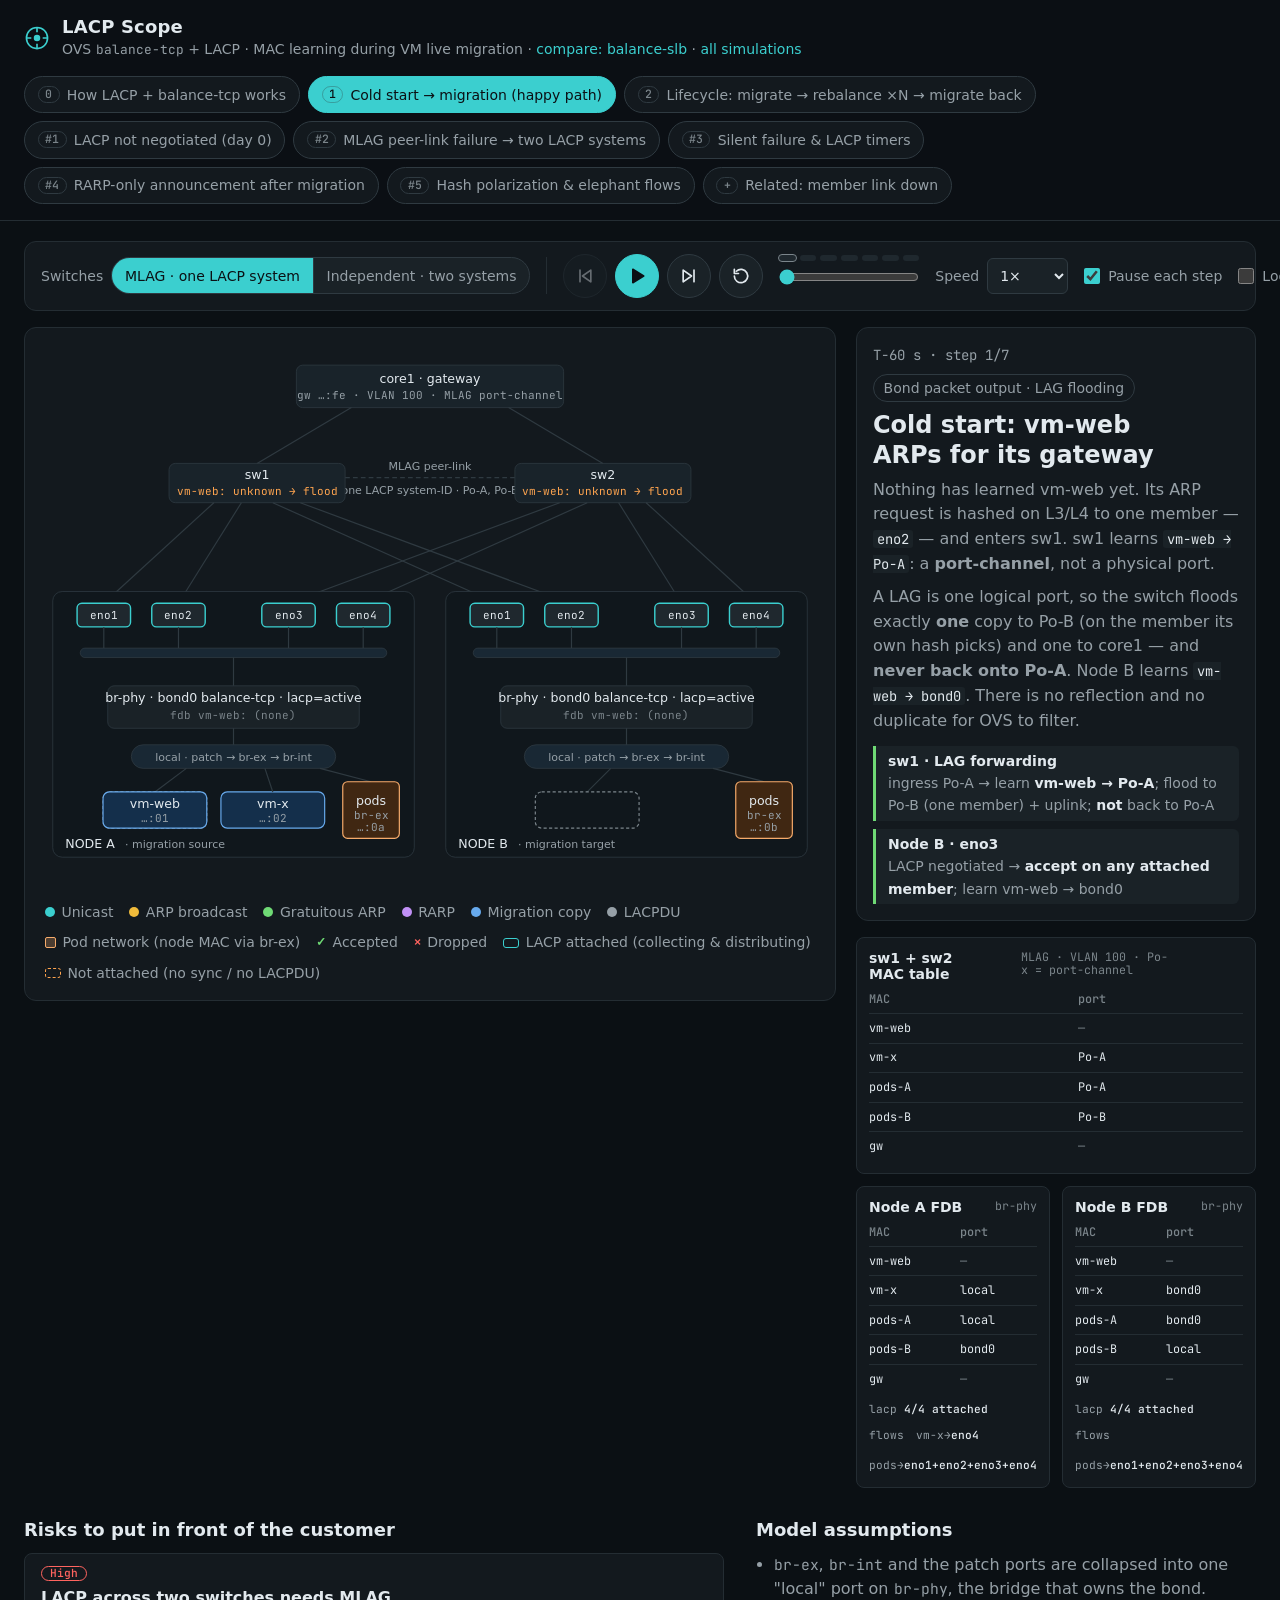
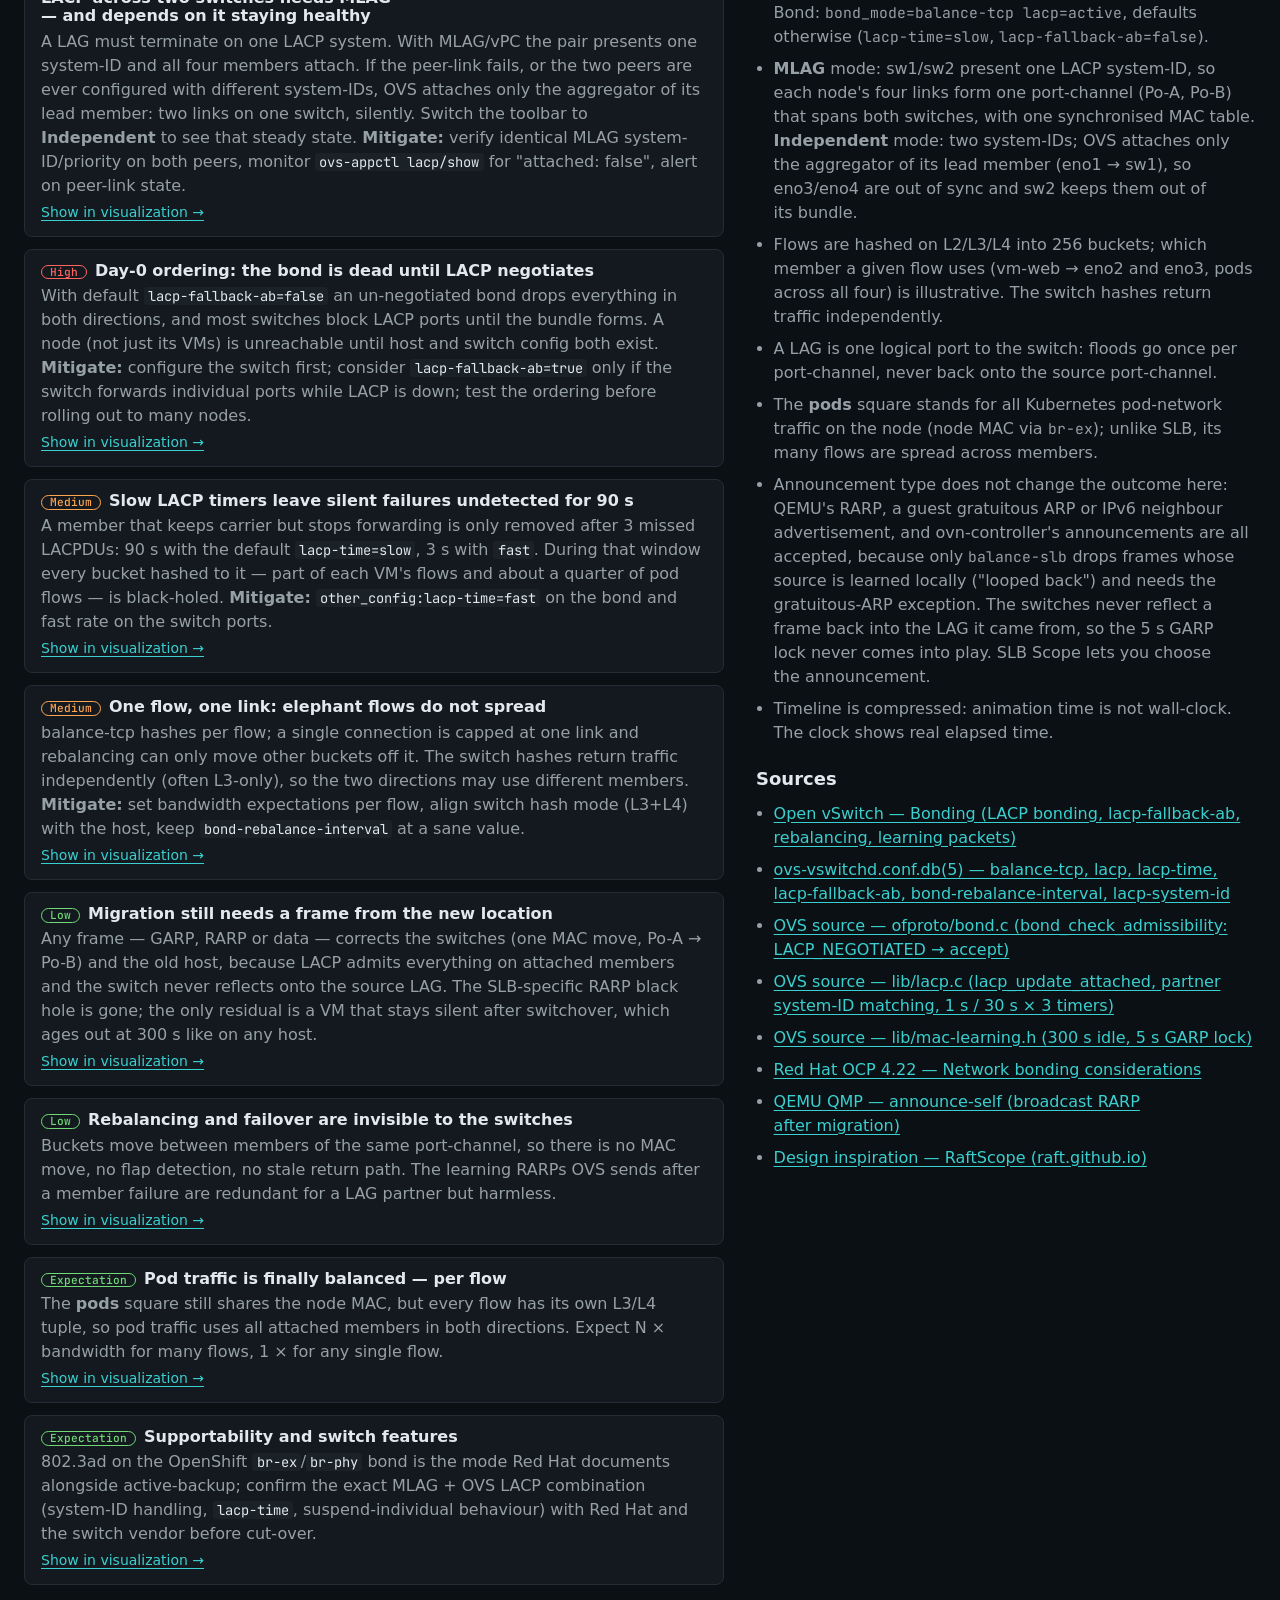
<file: ovs-lacp-balance-tcp/index.html>
<!doctype html>
<html lang="en" data-theme="dark">
<head>
<meta charset="utf-8" />
<meta name="viewport" content="width=device-width, initial-scale=1" />
<title>LACP Scope — OVS balance-tcp (802.3ad) MAC learning during VM live migration</title>
<meta name="description" content="Step-through visualization of an Open vSwitch LACP (balance-tcp / 802.3ad) bond across two MLAG switches and four members during a VM live migration, with the LACP-specific failure modes." />
<link href="https://api.fontshare.com/v2/css?f[]=general-sans@400,500,600&display=swap" rel="stylesheet" />
<link rel="preconnect" href="https://fonts.googleapis.com" />
<link rel="preconnect" href="https://fonts.gstatic.com" crossorigin />
<link href="https://fonts.googleapis.com/css2?family=JetBrains+Mono:wght@400;500;600&display=swap" rel="stylesheet" />
<link rel="icon" href="data:," />
<link rel="stylesheet" href="./base.css" />
<link rel="stylesheet" href="./style.css" />
</head>
<body>
<a class="skip" href="#scope">Skip to visualization</a>
<header class="top">
  <div class="brand">
    <svg viewBox="0 0 32 32" width="26" height="26" aria-hidden="true"><circle cx="16" cy="16" r="13" fill="none" stroke="currentColor" stroke-width="2"/><circle cx="16" cy="16" r="4" fill="currentColor"/><path d="M16 3v6M16 23v6M3 16h6M23 16h6" stroke="currentColor" stroke-width="2"/></svg>
    <div>
      <div class="brand-name">LACP Scope</div>
      <div class="brand-sub">OVS <span class="mono">balance-tcp</span> + LACP · MAC learning during VM live migration · <a href="../ovs-balance-slb/">compare: balance-slb</a> · <a href="../">all simulations</a></div>
    </div>
  </div>
  <nav class="scen" id="scenarios" aria-label="Scenarios"></nav>
</header>

<main id="scope">
  <section class="transport" aria-label="Playback controls">
    <div class="toolbar">
        <span class="tb-label">Switches</span>
        <div class="seg" role="group" aria-label="Switch interconnect mode" id="modeSeg">
          <button type="button" data-mode="mlag" aria-pressed="true">MLAG · one LACP system</button>
          <button type="button" data-mode="indep" aria-pressed="false">Independent · two systems</button>
        </div>
        <label class="sel" id="lifeOpt" hidden><span>Rebalances</span>
          <select id="nreb" aria-label="Number of hash rebalances before the second migration"><option value="0">0</option><option value="1">1</option><option value="2" selected>2</option><option value="3">3</option><option value="4">4</option><option value="5">5</option><option value="6">6</option></select>
        </label>
      </div>

    <div class="btns">
      <button id="prev" class="ib" aria-label="Previous step" title="Previous step (←)"><svg viewBox="0 0 24 24"><path d="M6 5v14M19 5l-10 7 10 7z"/></svg></button>
      <button id="play" class="ib main" aria-label="Play" title="Play / pause (space)"><svg viewBox="0 0 24 24" id="playIcon"><path d="M7 4l13 8-13 8z"/></svg></button>
      <button id="next" class="ib" aria-label="Next step" title="Next step (→)"><svg viewBox="0 0 24 24"><path d="M18 5v14M5 5l10 7-10 7z"/></svg></button>
      <button id="restart" class="ib" aria-label="Restart scenario" title="Restart"><svg viewBox="0 0 24 24"><path d="M4 12a8 8 0 1 0 2.4-5.7M4 4v5h5"/></svg></button>
    </div>
    <div class="track-wrap">
      <div class="track" id="track"></div>
      <input type="range" id="scrub" min="0" max="1000" value="0" step="1" aria-label="Timeline" />
    </div>
    <div class="opts">
      <label class="sel"><span>Speed</span>
        <select id="speed"><option value="0.25">0.25×</option><option value="0.5">0.5×</option><option value="1" selected>1×</option><option value="2">2×</option></select>
      </label>
      <label class="chk"><input type="checkbox" id="hold" checked /> <span>Pause each step</span></label>
      <label class="chk"><input type="checkbox" id="loop" /> <span>Loop · 1.5 s</span></label>
    </div>
  </section>
  <section class="stage">
    <div class="canvas-wrap">
      <div class="whatif" id="whatif" hidden>Hypothetical</div>
      <svg id="topo" viewBox="0 0 1000 704" role="img" aria-labelledby="topoTitle">
        <title id="topoTitle">Two OpenShift nodes, each with a four-member OVS balance-tcp LACP bond. eno1 and eno2 connect to sw1, eno3 and eno4 connect to sw2. sw1 and sw2 are an MLAG pair presenting one LACP system-ID, uplinked to core1.</title>
        <g id="static"></g>
        <g id="dyn"></g>
      </svg>
      <div class="legend" aria-label="Legend">
        <span><i class="dot k-uni"></i>Unicast</span>
        <span><i class="dot k-bcast"></i>ARP broadcast</span>
        <span><i class="dot k-garp"></i>Gratuitous ARP</span>
        <span><i class="dot k-rarp"></i>RARP</span>
        <span><i class="dot k-mig"></i>Migration copy</span>
        <span><i class="dot k-lacp"></i>LACPDU</span>
        <span><i class="sq"></i>Pod network (node MAC via br-ex)</span>
        <span><i class="mk ok">✓</i>Accepted</span>
        <span><i class="mk drop">✕</i>Dropped</span>
        <span><i class="att"></i>LACP attached (collecting &amp; distributing)</span>
        <span><i class="noatt"></i>Not attached (no sync / no LACPDU)</span>
      </div>
    </div>

    <aside class="side">
      <div class="narr" aria-live="polite">
        <div class="narr-head">
          <span class="clock mono" id="clock">T+0.000 s</span>
          <span class="docref" id="docref"></span>
        </div>
        <h2 id="stepTitle">—</h2>
        <div id="stepBody" class="stepBody"></div>
        <div id="decision" class="decision"></div>
      </div>
      <div class="tables" id="tables"></div>
    </aside>
  </section>


  <section class="below">
    <div class="below-grid">
      <div>
        <h3>Risks to put in front of the customer</h3>
        <div class="risks" id="risks"></div>
      </div>
      <div class="notes">
        <h3>Model assumptions</h3>
        <ul>
          <li><span class="mono">br-ex</span>, <span class="mono">br-int</span> and the patch ports are collapsed into one "local" port on <span class="mono">br-phy</span>, the bridge that owns the bond. Bond: <span class="mono">bond_mode=balance-tcp lacp=active</span>, defaults otherwise (<span class="mono">lacp-time=slow</span>, <span class="mono">lacp-fallback-ab=false</span>).</li>
          <li><b>MLAG</b> mode: sw1/sw2 present one LACP system-ID, so each node's four links form one port-channel (Po-A, Po-B) that spans both switches, with one synchronised MAC table. <b>Independent</b> mode: two system-IDs; OVS attaches only the aggregator of its lead member (eno1 → sw1), so eno3/eno4 are out of sync and sw2 keeps them out of its bundle.</li>
          <li>Flows are hashed on L2/L3/L4 into 256 buckets; which member a given flow uses (vm-web → eno2 and eno3, pods across all four) is illustrative. The switch hashes return traffic independently.</li>
          <li>A LAG is one logical port to the switch: floods go once per port-channel, never back onto the source port-channel.</li>
          <li>The <b>pods</b> square stands for all Kubernetes pod-network traffic on the node (node MAC via <span class="mono">br-ex</span>); unlike SLB, its many flows are spread across members.</li>
          <li>Announcement type does not change the outcome here: QEMU's RARP, a guest gratuitous ARP or IPv6 neighbour advertisement, and ovn-controller's announcements are all accepted, because only <span class="mono">balance-slb</span> drops frames whose source is learned locally ("looped back") and needs the gratuitous-ARP exception. The switches never reflect a frame back into the LAG it came from, so the 5 s GARP lock never comes into play. SLB Scope lets you choose the announcement.</li>
          <li>Timeline is compressed: animation time is not wall-clock. The clock shows real elapsed time.</li>
        </ul>
        <h3>Sources</h3>
        <ul class="src">
          <li><a href="https://docs.openvswitch.org/en/stable/topics/bonding/" target="_blank" rel="noopener noreferrer">Open vSwitch — Bonding (LACP bonding, lacp-fallback-ab, rebalancing, learning packets)</a></li>
          <li><a href="https://www.openvswitch.org/support/dist-docs/ovs-vswitchd.conf.db.5.txt" target="_blank" rel="noopener noreferrer">ovs-vswitchd.conf.db(5) — balance-tcp, lacp, lacp-time, lacp-fallback-ab, bond-rebalance-interval, lacp-system-id</a></li>
          <li><a href="https://github.com/openvswitch/ovs/blob/master/ofproto/bond.c" target="_blank" rel="noopener noreferrer">OVS source — ofproto/bond.c (bond_check_admissibility: LACP_NEGOTIATED → accept)</a></li>
          <li><a href="https://github.com/openvswitch/ovs/blob/master/lib/lacp.c" target="_blank" rel="noopener noreferrer">OVS source — lib/lacp.c (lacp_update_attached, partner system-ID matching, 1 s / 30 s × 3 timers)</a></li>
          <li><a href="https://github.com/openvswitch/ovs/blob/master/lib/mac-learning.h" target="_blank" rel="noopener noreferrer">OVS source — lib/mac-learning.h (300 s idle, 5 s GARP lock)</a></li>
          <li><a href="https://docs.redhat.com/en/documentation/openshift_container_platform/4.22/html/advanced_networking/network-bonding-considerations" target="_blank" rel="noopener noreferrer">Red Hat OCP 4.22 — Network bonding considerations</a></li>
          <li><a href="https://www.qemu.org/docs/master/interop/qemu-qmp-ref.html" target="_blank" rel="noopener noreferrer">QEMU QMP — announce-self (broadcast RARP after migration)</a></li>
          <li><a href="https://raft.github.io/" target="_blank" rel="noopener noreferrer">Design inspiration — RaftScope (raft.github.io)</a></li>
        </ul>
      </div>
    </div>
  </section>
</main>
<script src="./app.js"></script>
</body>
</html>
</file>
<file: ovs-balance-slb/base.css>
/* base.css */
*,
*::before,
*::after {
  box-sizing: border-box;
  margin: 0;
  padding: 0;
}

html {
  -moz-text-size-adjust: none;
  -webkit-text-size-adjust: none;
  text-size-adjust: none;
  -webkit-font-smoothing: antialiased;
  -moz-osx-font-smoothing: grayscale;
  text-rendering: optimizeLegibility;
  scroll-behavior: smooth;
  hanging-punctuation: first last;
  scroll-padding-top: var(--space-16);
}

body {
  min-height: 100dvh;
  line-height: 1.6;
  font-family: var(--font-body, sans-serif);
  font-size: var(--text-base);
  color: var(--color-text);
  background-color: var(--color-bg);
}

img,
picture,
video,
canvas,
svg {
  display: block;
  max-width: 100%;
  height: auto;
}
ul[role='list'],
ol[role='list'] {
  list-style: none;
}
input,
button,
textarea,
select {
  font: inherit;
  color: inherit;
}

h1,
h2,
h3,
h4,
h5,
h6 {
  text-wrap: balance;
  line-height: 1.15;
}
p,
li,
figcaption {
  text-wrap: pretty;
  max-width: 72ch;
}

::selection {
  background: oklch(from var(--color-primary) l c h / 0.25);
  color: var(--color-text);
}

:focus-visible {
  outline: 2px solid var(--color-primary);
  outline-offset: 3px;
  border-radius: var(--radius-sm);
}

@media (prefers-reduced-motion: reduce) {
  *,
  *::before,
  *::after {
    animation-duration: 0.01ms !important;
    animation-iteration-count: 1 !important;
    transition-duration: 0.01ms !important;
    scroll-behavior: auto !important;
  }
}

button {
  cursor: pointer;
  background: none;
  border: none;
}
table {
  border-collapse: collapse;
  width: 100%;
}

/* Interactive elements: animate hover/focus transitions.
   Only clickable elements get hover states — see `shared/03-motion.md`.
   Never add :hover styles to non-interactive elements. */
a,
button,
[role='button'],
[role='link'],
input,
textarea,
select {
  transition:
    color var(--transition-interactive),
    background var(--transition-interactive),
    border-color var(--transition-interactive),
    box-shadow var(--transition-interactive);
}

.sr-only {
  position: absolute;
  width: 1px;
  height: 1px;
  padding: 0;
  margin: -1px;
  overflow: hidden;
  clip: rect(0, 0, 0, 0);
  white-space: nowrap;
  border-width: 0;
}
</file>
<file: kernel-balance-xor/base.css>
/* base.css */
*,
*::before,
*::after {
  box-sizing: border-box;
  margin: 0;
  padding: 0;
}

html {
  -moz-text-size-adjust: none;
  -webkit-text-size-adjust: none;
  text-size-adjust: none;
  -webkit-font-smoothing: antialiased;
  -moz-osx-font-smoothing: grayscale;
  text-rendering: optimizeLegibility;
  scroll-behavior: smooth;
  hanging-punctuation: first last;
  scroll-padding-top: var(--space-16);
}

body {
  min-height: 100dvh;
  line-height: 1.6;
  font-family: var(--font-body, sans-serif);
  font-size: var(--text-base);
  color: var(--color-text);
  background-color: var(--color-bg);
}

img,
picture,
video,
canvas,
svg {
  display: block;
  max-width: 100%;
  height: auto;
}
ul[role='list'],
ol[role='list'] {
  list-style: none;
}
input,
button,
textarea,
select {
  font: inherit;
  color: inherit;
}

h1,
h2,
h3,
h4,
h5,
h6 {
  text-wrap: balance;
  line-height: 1.15;
}
p,
li,
figcaption {
  text-wrap: pretty;
  max-width: 72ch;
}

::selection {
  background: oklch(from var(--color-primary) l c h / 0.25);
  color: var(--color-text);
}

:focus-visible {
  outline: 2px solid var(--color-primary);
  outline-offset: 3px;
  border-radius: var(--radius-sm);
}

@media (prefers-reduced-motion: reduce) {
  *,
  *::before,
  *::after {
    animation-duration: 0.01ms !important;
    animation-iteration-count: 1 !important;
    transition-duration: 0.01ms !important;
    scroll-behavior: auto !important;
  }
}

button {
  cursor: pointer;
  background: none;
  border: none;
}
table {
  border-collapse: collapse;
  width: 100%;
}

/* Interactive elements: animate hover/focus transitions.
   Only clickable elements get hover states — see `shared/03-motion.md`.
   Never add :hover styles to non-interactive elements. */
a,
button,
[role='button'],
[role='link'],
input,
textarea,
select {
  transition:
    color var(--transition-interactive),
    background var(--transition-interactive),
    border-color var(--transition-interactive),
    box-shadow var(--transition-interactive);
}

.sr-only {
  position: absolute;
  width: 1px;
  height: 1px;
  padding: 0;
  margin: -1px;
  overflow: hidden;
  clip: rect(0, 0, 0, 0);
  white-space: nowrap;
  border-width: 0;
}
</file>
<file: kernel-balance-xor/style.css>
:root {
  --text-xs: clamp(0.75rem, 0.7rem + 0.25vw, 0.875rem);
  --text-sm: clamp(0.875rem, 0.8rem + 0.35vw, 1rem);
  --text-base: clamp(1rem, 0.95rem + 0.25vw, 1.125rem);
  --text-lg: clamp(1.125rem, 1rem + 0.75vw, 1.5rem);
  --text-xl: clamp(1.5rem, 1.2rem + 1.25vw, 2.25rem);

  --space-1: 0.25rem; --space-2: 0.5rem; --space-3: 0.75rem; --space-4: 1rem;
  --space-5: 1.25rem; --space-6: 1.5rem; --space-8: 2rem; --space-10: 2.5rem;
  --space-12: 3rem; --space-16: 4rem;

  --radius-sm: 0.375rem; --radius-md: 0.5rem; --radius-lg: 0.75rem; --radius-full: 9999px;
  --transition-interactive: 180ms cubic-bezier(0.16, 1, 0.3, 1);

  --font-body: 'General Sans', 'Inter', system-ui, sans-serif;
  --font-mono: 'JetBrains Mono', ui-monospace, 'SF Mono', Menlo, monospace;
}

[data-theme='dark'], :root {
  /* Graphite scope palette */
  --color-bg: oklch(0.17 0.012 240);
  --color-surface: oklch(0.21 0.014 240);
  --color-surface-2: oklch(0.245 0.016 240);
  --color-surface-offset: oklch(0.27 0.018 240);
  --color-border: oklch(0.34 0.02 240);
  --color-divider: oklch(0.29 0.016 240);
  --color-text: oklch(0.93 0.01 240);
  --color-text-muted: oklch(0.70 0.015 240);
  --color-text-faint: oklch(0.61 0.015 240);
  --color-text-inverse: oklch(0.17 0.012 240);

  --color-primary: oklch(0.78 0.12 195);        /* unicast teal */
  --color-primary-highlight: oklch(0.78 0.12 195 / 0.16);
  --color-bcast: oklch(0.82 0.15 85);           /* ARP broadcast gold */
  --color-garp: oklch(0.80 0.17 145);           /* gratuitous ARP green */
  --color-rarp: oklch(0.74 0.15 305);           /* RARP violet */
  --color-mig: oklch(0.72 0.12 250);            /* migration blue */
  --color-pod: oklch(0.80 0.12 60);             /* pod network amber */
  --color-error: oklch(0.70 0.19 25);           /* drop red */
  --color-error-highlight: oklch(0.70 0.19 25 / 0.18);
  --color-success: var(--color-garp);
  --color-warning: oklch(0.80 0.15 60);

  --shadow-sm: 0 1px 2px oklch(0 0 0 / 0.3);
  --shadow-md: 0 6px 20px oklch(0 0 0 / 0.35);
}

html { color-scheme: dark; }
body {
  background:
    radial-gradient(1200px 500px at 70% -10%, oklch(0.26 0.03 220 / 0.6), transparent 60%),
    var(--color-bg);
  color: var(--color-text);
  font-family: var(--font-body);
  font-size: var(--text-base);
}
.mono { font-family: var(--font-mono); font-size: 0.92em; }
.skip { position: absolute; left: -999px; top: 0; background: var(--color-primary); color: var(--color-text-inverse); padding: var(--space-2) var(--space-3); }
.skip:focus { left: var(--space-3); top: var(--space-3); z-index: 10; }

/* ---------- Header ---------- */
.top {
  display: flex; flex-wrap: wrap; align-items: center; gap: var(--space-4) var(--space-8);
  padding: var(--space-4) var(--space-6);
  border-bottom: 1px solid var(--color-divider);
  background: color-mix(in oklab, var(--color-bg) 85%, transparent);
}
.brand { display: flex; align-items: center; gap: var(--space-3); color: var(--color-text); }
.brand svg { color: var(--color-primary); flex: none; }
.brand-name { font-weight: 600; font-size: var(--text-base); letter-spacing: 0.01em; line-height: 1.2; }
.brand-sub { font-size: var(--text-xs); color: var(--color-text-muted); }
.scen { display: flex; flex-direction: column; align-items: flex-start; gap: var(--space-2); flex-basis: 100%; }
.scen .row { display: flex; flex-wrap: wrap; gap: var(--space-2); }
.scen button {
  font: inherit; font-size: var(--text-xs); font-weight: 500;
  color: var(--color-text-muted); background: var(--color-surface);
  border: 1px solid var(--color-border); border-radius: var(--radius-full);
  padding: 0.4rem 0.8rem; cursor: pointer; display: inline-flex; align-items: center; gap: 0.45rem;
  transition: background var(--transition-interactive), color var(--transition-interactive), border-color var(--transition-interactive);
  min-height: 36px;
}
.scen button .n {
  font-family: var(--font-mono); font-size: 0.72rem; color: var(--color-text-faint);
  border: 1px solid var(--color-border); border-radius: var(--radius-full); padding: 0 0.4rem; line-height: 1.3;
}
.scen button:hover { color: var(--color-text); border-color: var(--color-text-faint); }
.scen button[aria-pressed='true'] { color: var(--color-text-inverse); background: var(--color-primary); border-color: var(--color-primary); }
.scen button[aria-pressed='true'] .n { color: var(--color-text-inverse); border-color: oklch(0.3 0 0 / 0.3); }
.scen button.bad[aria-pressed='true'] { background: var(--color-warning); border-color: var(--color-warning); }
.scen button:focus-visible, .ib:focus-visible, select:focus-visible, input:focus-visible { outline: 2px solid var(--color-primary); outline-offset: 2px; }

/* ---------- Stage ---------- */
main { max-width: 1480px; margin: 0 auto; padding: var(--space-5) var(--space-6) var(--space-16); }
.stage { display: grid; grid-template-columns: minmax(0, 1fr) minmax(320px, 400px); gap: var(--space-5); align-items: start; }
.canvas-wrap { position: relative; background: var(--color-surface); border: 1px solid var(--color-divider); border-radius: var(--radius-lg); padding: var(--space-3); }
#topo { display: block; width: 100%; height: auto; }
.toolbar { display: flex; align-items: center; gap: var(--space-2); padding-right: var(--space-4); border-right: 1px solid var(--color-divider); }
.tb-label { font-size: var(--text-xs); color: var(--color-text-muted); white-space: nowrap; }
.chk span, .toolbar .sel span { white-space: nowrap; }
.seg { display: inline-flex; border: 1px solid var(--color-border); border-radius: var(--radius-full); overflow: hidden; background: var(--color-surface-2); }
.seg button { white-space: nowrap; font: inherit; font-size: var(--text-xs); font-weight: 500; color: var(--color-text-muted); background: transparent; border: 0; padding: 0.4rem 0.8rem; cursor: pointer; min-height: 34px; transition: background var(--transition-interactive), color var(--transition-interactive); }
.seg button + button { border-left: 1px solid var(--color-border); }
.seg button[aria-pressed='true'] { background: var(--color-primary); color: var(--color-text-inverse); }
.seg button:hover:not([aria-pressed='true']) { color: var(--color-text); }
.legend .sq { width: 11px; height: 11px; display: inline-block; border: 1.5px solid var(--color-pod); background: color-mix(in oklab, var(--color-pod) 25%, transparent); border-radius: 2px; }
#topo .pod { fill: oklch(0.3 0.05 60); stroke: var(--color-pod); stroke-width: 1.5; }
#topo .frame.pod { fill: var(--color-pod); }
.whatif {
  position: absolute; top: var(--space-3); left: var(--space-3); max-width: 290px;
  font-size: var(--text-xs); font-weight: 500; line-height: 1.3; color: var(--color-warning);
  background: color-mix(in oklab, var(--color-warning) 14%, var(--color-surface));
  border: 1px dashed var(--color-warning); border-radius: var(--radius-md); padding: 0.3rem 0.7rem; z-index: 2;
}
.legend { display: flex; flex-wrap: wrap; gap: var(--space-2) var(--space-4); padding: var(--space-2) var(--space-2) var(--space-1); font-size: var(--text-xs); color: var(--color-text-muted); }
.legend span { display: inline-flex; align-items: center; gap: 0.4rem; }
.legend .dot { width: 10px; height: 10px; border-radius: 50%; display: inline-block; }
.k-uni { background: var(--color-primary); } .k-bcast { background: var(--color-bcast); } .k-garp { background: var(--color-garp); } .k-rarp { background: var(--color-rarp); } .k-mig { background: var(--color-mig); }
.legend .mk { font-style: normal; font-family: var(--font-mono); font-weight: 600; font-size: 0.75rem; }
.mk.ok { color: var(--color-garp); } .mk.drop { color: var(--color-error); }
.legend .act { width: 14px; height: 8px; border-radius: 2px; border: 2px solid var(--color-bcast); display: inline-block; }

/* SVG */
#topo text { font-family: var(--font-body); fill: var(--color-text); }
#topo .lbl { font-size: 16px; font-weight: 500; }
#topo .sub { font-size: 14px; fill: var(--color-text-muted); }
#topo .mono { font-family: var(--font-mono); font-size: 14px; }
#topo .box { fill: var(--color-surface-2); stroke: var(--color-border); stroke-width: 1; }
#topo .host { fill: oklch(0.2 0.014 240); stroke: var(--color-border); stroke-width: 1; }
#topo .sw { fill: oklch(0.25 0.02 240); stroke: var(--color-border); }
#topo .link { stroke: var(--color-border); stroke-width: 1.5; fill: none; }
#topo .link.hot { stroke: var(--color-text-faint); }
#topo .nic { fill: var(--color-surface-offset); stroke: var(--color-border); }
#topo .nic.active { stroke: var(--color-bcast); stroke-width: 2; }
#topo .nic.att { stroke: var(--color-primary); stroke-width: 1.8; }
#topo .nic.noatt { stroke: var(--color-warning); stroke-dasharray: 3 2; opacity: 0.75; }
#topo .frame.lacp { fill: var(--color-text-muted); }
#peerlink.fail line { stroke: var(--color-error); } #peerlink.fail text { fill: var(--color-error); }
.legend .att { width: 16px; height: 10px; display: inline-block; border: 1.8px solid var(--color-primary); border-radius: 3px; }
.legend .noatt { width: 16px; height: 10px; display: inline-block; border: 1.5px dashed var(--color-warning); border-radius: 3px; }
.k-lacp { background: var(--color-text-muted); }
.brand-sub a { color: var(--color-primary); text-decoration: none; } .brand-sub a:hover { text-decoration: underline; }
#topo .nic.hashed { fill: var(--color-primary-highlight); }
#topo .nic.down { stroke: var(--color-error); stroke-dasharray: 3 2; fill: var(--color-error-highlight); }
#topo .fdbport { fill: oklch(0.27 0.03 240); stroke: var(--color-border); }
#topo .vm { fill: oklch(0.3 0.06 250); stroke: var(--color-mig); stroke-width: 1.5; }
#topo .vm.ghost { fill: none; stroke: var(--color-text-faint); stroke-dasharray: 4 3; }
#topo .frame { stroke: oklch(0.1 0 0 / 0.5); stroke-width: 1; }
#topo .frame.uni { fill: var(--color-primary); } #topo .frame.bcast { fill: var(--color-bcast); } #topo .frame.garp { fill: var(--color-garp); } #topo .frame.rarp { fill: var(--color-rarp); } #topo .frame.mig { fill: var(--color-mig); }
#topo .mark { font-family: var(--font-mono); font-weight: 600; font-size: 15px; }
#topo .mark.ok { fill: var(--color-garp); } #topo .mark.drop { fill: var(--color-error); }
#topo .markbg { fill: var(--color-surface); stroke-width: 1; }
#topo .markbg.ok { stroke: var(--color-garp); } #topo .markbg.drop { stroke: var(--color-error); }
#topo .callout { font-size: 14px; fill: var(--color-text-muted); }
#topo .pulse { fill: none; stroke-width: 2; opacity: 0; }
#topo .flash { animation: flash 900ms ease-out 1; }
@keyframes flash { 0% { fill-opacity: 0.9; } 100% { fill-opacity: 0; } }

/* ---------- Side panel ---------- */
.side { display: flex; flex-direction: column; gap: var(--space-4); position: sticky; top: var(--space-4); }
.narr { background: var(--color-surface); border: 1px solid var(--color-divider); border-radius: var(--radius-lg); padding: var(--space-4); min-height: 190px; }
.narr-head { display: flex; flex-wrap: wrap; justify-content: space-between; align-items: center; gap: var(--space-2) var(--space-3); margin-bottom: var(--space-2); }
.clock { white-space: nowrap; }
.clock { font-size: var(--text-xs); color: var(--color-text-muted); font-variant-numeric: tabular-nums; }
.docref { font-size: var(--text-xs); color: var(--color-text-muted); border: 1px solid var(--color-border); border-radius: var(--radius-full); padding: 0.1rem 0.6rem; white-space: nowrap; }
.docref:empty { display: none; }
.narr h2 { font-size: var(--text-lg); font-weight: 600; line-height: 1.25; margin-bottom: var(--space-2); }
.stepBody { font-size: var(--text-sm); color: var(--color-text-muted); line-height: 1.55; }
.stepBody p + p { margin-top: var(--space-2); }
.stepBody code, .decision code, .risk code, .tbl code { font-family: var(--font-mono); font-size: 0.86em; color: var(--color-text); background: var(--color-surface-2); padding: 0 0.3em; border-radius: 3px; }
.decision { margin-top: var(--space-3); display: grid; gap: var(--space-2); }
.decision:empty { display: none; }
.dec { font-size: var(--text-xs); border-left: 3px solid var(--color-border); padding: var(--space-1) var(--space-3); color: var(--color-text-muted); background: var(--color-surface-2); border-radius: 0 var(--radius-sm) var(--radius-sm) 0; }
.dec b { color: var(--color-text); font-weight: 600; }
.dec.ok { border-left-color: var(--color-garp); } .dec.drop { border-left-color: var(--color-error); } .dec.warn { border-left-color: var(--color-warning); }

.tables { display: grid; grid-template-columns: minmax(0, 1fr) minmax(0, 1fr); gap: var(--space-3); min-width: 0; }
.tbl { min-width: 0; overflow: hidden; background: var(--color-surface); border: 1px solid var(--color-divider); border-radius: var(--radius-md); padding: var(--space-3); font-size: var(--text-xs); }
.tbl.sw { grid-column: 1 / -1; }
.tbl td.moved { color: var(--color-warning); }
.tbl th + th, .tbl td + td { padding-left: var(--space-2); }
.tbl h4 { font-size: var(--text-xs); font-weight: 600; color: var(--color-text); display: flex; justify-content: space-between; gap: var(--space-2); margin-bottom: var(--space-2); }
.tbl h4 small { font-weight: 400; color: var(--color-text-faint); font-family: var(--font-mono); }
.tbl table { width: 100%; border-collapse: collapse; font-family: var(--font-mono); font-size: 0.74rem; }
.tbl th { text-align: left; color: var(--color-text-faint); font-weight: 500; padding: 0 0 var(--space-1); border-bottom: 1px solid var(--color-divider); }
.tbl td { padding: 0.3rem 0; border-bottom: 1px solid var(--color-divider); color: var(--color-text); vertical-align: top; white-space: nowrap; }
.tbl tr:last-child td { border-bottom: 0; }
.tbl td .flag { display: inline-block; font-size: 0.62rem; padding: 0 0.3rem; border-radius: 3px; margin-left: 0.3rem; border: 1px solid; vertical-align: middle; }
.flag.lock { color: var(--color-garp); border-color: var(--color-garp); }
.flag.stale { color: var(--color-warning); border-color: var(--color-warning); }
.flag.wrong { color: var(--color-error); border-color: var(--color-error); }
.flag.new { color: var(--color-primary); border-color: var(--color-primary); }
.tbl .meta { display: flex; gap: var(--space-3); color: var(--color-text-muted); margin-top: var(--space-2); font-family: var(--font-mono); font-size: 0.7rem; flex-wrap: wrap; }
.tbl .meta b { color: var(--color-text); font-weight: 500; }
.tbl .meta span { white-space: nowrap; }
.tbl .meta { flex-wrap: wrap; }
.tbl tr.changed td { animation: rowflash 1200ms ease-out 1; }
@keyframes rowflash { 0% { background: var(--color-primary-highlight); } 100% { background: transparent; } }

/* ---------- Transport ---------- */
.transport { margin-bottom: var(--space-4); display: grid; grid-template-columns: auto auto minmax(140px, 1fr) auto; gap: var(--space-4); align-items: center; background: var(--color-surface); border: 1px solid var(--color-divider); border-radius: var(--radius-lg); padding: var(--space-3) var(--space-4); }
.btns { display: flex; gap: var(--space-2); }
.ib { width: 44px; height: 44px; border-radius: var(--radius-full); border: 1px solid var(--color-border); background: var(--color-surface-2); color: var(--color-text); cursor: pointer; display: inline-grid; place-items: center; transition: background var(--transition-interactive), transform var(--transition-interactive); }
.ib svg { width: 20px; height: 20px; fill: none; stroke: currentColor; stroke-width: 2; stroke-linecap: round; stroke-linejoin: round; }
.ib.main { background: var(--color-primary); color: var(--color-text-inverse); border-color: var(--color-primary); }
.ib.main svg { fill: currentColor; }
.ib:hover { background: var(--color-surface-offset); } .ib.main:hover { background: color-mix(in oklab, var(--color-primary) 85%, white); }
.ib:active { transform: scale(0.96); }
.ib:disabled { opacity: 0.4; cursor: default; }
.track-wrap { position: relative; min-width: 0; }
.track { display: flex; gap: 4px; margin-bottom: 6px; }
.track span { flex: 1; height: 6px; border-radius: 3px; background: var(--color-surface-offset); position: relative; overflow: hidden; cursor: pointer; }
.track span i { position: absolute; inset: 0; width: 0; background: var(--color-primary); transition: width 120ms linear; }
.track span.bad i { background: var(--color-warning); }
.track span.cur { outline: 1px solid var(--color-text-faint); }
#scrub { width: 100%; accent-color: var(--color-primary); margin: 0; height: 20px; }
.opts { display: flex; gap: var(--space-4); align-items: center; font-size: var(--text-xs); color: var(--color-text-muted); }
.opts select, .toolbar select { font: inherit; color: var(--color-text); background: var(--color-surface-2); border: 1px solid var(--color-border); border-radius: var(--radius-sm); padding: 0.35rem 0.5rem; min-height: 36px; }
.opts .sel, .toolbar .sel { display: inline-flex; align-items: center; gap: var(--space-2); font-size: var(--text-xs); color: var(--color-text-muted); }
.toolbar .sel { margin-left: var(--space-2); }
.chk { display: inline-flex; align-items: center; gap: var(--space-2); cursor: pointer; }
.chk input { accent-color: var(--color-primary); width: 16px; height: 16px; }

/* ---------- Below ---------- */
.below { margin-top: var(--space-8); }
.below h3 { font-size: var(--text-base); font-weight: 600; margin-bottom: var(--space-3); }
.below-grid { display: grid; grid-template-columns: minmax(0, 1.4fr) minmax(0, 1fr); gap: var(--space-8); }
.risks { display: grid; gap: var(--space-3); }
.risk { background: var(--color-surface); border: 1px solid var(--color-divider); border-radius: var(--radius-md); padding: var(--space-3) var(--space-4); font-size: var(--text-sm); color: var(--color-text-muted); line-height: 1.5; }
.risk h4 { font-size: var(--text-sm); font-weight: 600; color: var(--color-text); display: flex; gap: var(--space-2); align-items: baseline; margin-bottom: var(--space-1); flex-wrap: wrap; }
.risk h4 .pill { font-family: var(--font-mono); font-size: 0.7rem; font-weight: 500; color: var(--color-warning); border: 1px solid var(--color-warning); border-radius: var(--radius-full); padding: 0 0.5rem; }
.risk h4 .pill.sev { color: var(--color-error); border-color: var(--color-error); }
.risk h4 .pill.ok { color: var(--color-garp); border-color: var(--color-garp); }
.risk .jump { font: inherit; font-size: var(--text-xs); color: var(--color-primary); background: none; border: 0; padding: 0; cursor: pointer; text-decoration: underline; text-underline-offset: 3px; margin-top: var(--space-1); }
.notes ul { padding-left: 1.1rem; font-size: var(--text-sm); color: var(--color-text-muted); line-height: 1.5; display: grid; gap: var(--space-2); margin-bottom: var(--space-6); }
.notes a { color: var(--color-primary); text-decoration: underline; text-underline-offset: 3px; }
.src li { word-break: break-word; }

@media (max-width: 1100px) {
  .transport { grid-template-columns: 1fr 1fr; }
  .toolbar { border-right: 0; padding-right: 0; }
  .track-wrap { grid-column: 1 / -1; }
  .stage { grid-template-columns: 1fr; }
  .side { position: static; }
  .below-grid { grid-template-columns: 1fr; }
}
@media (max-width: 720px) {
  .seg { flex-wrap: wrap; } .seg button { white-space: normal; flex: 1 1 auto; }
  main { padding: var(--space-4) var(--space-3) var(--space-12); }
  .top { padding: var(--space-3); }
  .transport { grid-template-columns: 1fr; }
  .opts { justify-content: space-between; flex-wrap: wrap; }
  .toolbar { flex-wrap: wrap; }
  .tables { grid-template-columns: 1fr; }
  .tbl.sw { grid-column: auto; }
}
@media (prefers-reduced-motion: reduce) {
  .ib, .scen button { transition: none; }
}

[hidden] { display: none !important; }
</file>
<file: ovs-active-backup/base.css>
/* base.css */
*,
*::before,
*::after {
  box-sizing: border-box;
  margin: 0;
  padding: 0;
}

html {
  -moz-text-size-adjust: none;
  -webkit-text-size-adjust: none;
  text-size-adjust: none;
  -webkit-font-smoothing: antialiased;
  -moz-osx-font-smoothing: grayscale;
  text-rendering: optimizeLegibility;
  scroll-behavior: smooth;
  hanging-punctuation: first last;
  scroll-padding-top: var(--space-16);
}

body {
  min-height: 100dvh;
  line-height: 1.6;
  font-family: var(--font-body, sans-serif);
  font-size: var(--text-base);
  color: var(--color-text);
  background-color: var(--color-bg);
}

img,
picture,
video,
canvas,
svg {
  display: block;
  max-width: 100%;
  height: auto;
}
ul[role='list'],
ol[role='list'] {
  list-style: none;
}
input,
button,
textarea,
select {
  font: inherit;
  color: inherit;
}

h1,
h2,
h3,
h4,
h5,
h6 {
  text-wrap: balance;
  line-height: 1.15;
}
p,
li,
figcaption {
  text-wrap: pretty;
  max-width: 72ch;
}

::selection {
  background: oklch(from var(--color-primary) l c h / 0.25);
  color: var(--color-text);
}

:focus-visible {
  outline: 2px solid var(--color-primary);
  outline-offset: 3px;
  border-radius: var(--radius-sm);
}

@media (prefers-reduced-motion: reduce) {
  *,
  *::before,
  *::after {
    animation-duration: 0.01ms !important;
    animation-iteration-count: 1 !important;
    transition-duration: 0.01ms !important;
    scroll-behavior: auto !important;
  }
}

button {
  cursor: pointer;
  background: none;
  border: none;
}
table {
  border-collapse: collapse;
  width: 100%;
}

/* Interactive elements: animate hover/focus transitions.
   Only clickable elements get hover states — see `shared/03-motion.md`.
   Never add :hover styles to non-interactive elements. */
a,
button,
[role='button'],
[role='link'],
input,
textarea,
select {
  transition:
    color var(--transition-interactive),
    background var(--transition-interactive),
    border-color var(--transition-interactive),
    box-shadow var(--transition-interactive);
}

.sr-only {
  position: absolute;
  width: 1px;
  height: 1px;
  padding: 0;
  margin: -1px;
  overflow: hidden;
  clip: rect(0, 0, 0, 0);
  white-space: nowrap;
  border-width: 0;
}
</file>
<file: ovs-active-backup/style.css>
:root {
  --text-xs: clamp(0.75rem, 0.7rem + 0.25vw, 0.875rem);
  --text-sm: clamp(0.875rem, 0.8rem + 0.35vw, 1rem);
  --text-base: clamp(1rem, 0.95rem + 0.25vw, 1.125rem);
  --text-lg: clamp(1.125rem, 1rem + 0.75vw, 1.5rem);
  --text-xl: clamp(1.5rem, 1.2rem + 1.25vw, 2.25rem);

  --space-1: 0.25rem; --space-2: 0.5rem; --space-3: 0.75rem; --space-4: 1rem;
  --space-5: 1.25rem; --space-6: 1.5rem; --space-8: 2rem; --space-10: 2.5rem;
  --space-12: 3rem; --space-16: 4rem;

  --radius-sm: 0.375rem; --radius-md: 0.5rem; --radius-lg: 0.75rem; --radius-full: 9999px;
  --transition-interactive: 180ms cubic-bezier(0.16, 1, 0.3, 1);

  --font-body: 'General Sans', 'Inter', system-ui, sans-serif;
  --font-mono: 'JetBrains Mono', ui-monospace, 'SF Mono', Menlo, monospace;
}

[data-theme='dark'], :root {
  /* Graphite scope palette */
  --color-bg: oklch(0.17 0.012 240);
  --color-surface: oklch(0.21 0.014 240);
  --color-surface-2: oklch(0.245 0.016 240);
  --color-surface-offset: oklch(0.27 0.018 240);
  --color-border: oklch(0.34 0.02 240);
  --color-divider: oklch(0.29 0.016 240);
  --color-text: oklch(0.93 0.01 240);
  --color-text-muted: oklch(0.70 0.015 240);
  --color-text-faint: oklch(0.61 0.015 240);
  --color-text-inverse: oklch(0.17 0.012 240);

  --color-primary: oklch(0.78 0.12 195);        /* unicast teal */
  --color-primary-highlight: oklch(0.78 0.12 195 / 0.16);
  --color-bcast: oklch(0.82 0.15 85);           /* ARP broadcast gold */
  --color-garp: oklch(0.80 0.17 145);           /* gratuitous ARP green */
  --color-rarp: oklch(0.74 0.15 305);           /* RARP violet */
  --color-nd: oklch(0.78 0.13 350);             /* IPv6 neighbour advertisement pink */
  --color-mig: oklch(0.72 0.12 250);            /* migration blue */
  --color-pod: oklch(0.80 0.12 60);             /* pod network amber */
  --color-error: oklch(0.70 0.19 25);           /* drop red */
  --color-error-highlight: oklch(0.70 0.19 25 / 0.18);
  --color-success: var(--color-garp);
  --color-warning: oklch(0.80 0.15 60);

  --shadow-sm: 0 1px 2px oklch(0 0 0 / 0.3);
  --shadow-md: 0 6px 20px oklch(0 0 0 / 0.35);
}

html { color-scheme: dark; }
body {
  background:
    radial-gradient(1200px 500px at 70% -10%, oklch(0.26 0.03 220 / 0.6), transparent 60%),
    var(--color-bg);
  color: var(--color-text);
  font-family: var(--font-body);
  font-size: var(--text-base);
}
.mono { font-family: var(--font-mono); font-size: 0.92em; }
.skip { position: absolute; left: -999px; top: 0; background: var(--color-primary); color: var(--color-text-inverse); padding: var(--space-2) var(--space-3); }
.skip:focus { left: var(--space-3); top: var(--space-3); z-index: 10; }

/* ---------- Header ---------- */
.top {
  display: flex; flex-wrap: wrap; align-items: center; gap: var(--space-4) var(--space-8);
  padding: var(--space-4) var(--space-6);
  border-bottom: 1px solid var(--color-divider);
  background: color-mix(in oklab, var(--color-bg) 85%, transparent);
}
.brand { display: flex; align-items: center; gap: var(--space-3); color: var(--color-text); }
.brand svg { color: var(--color-primary); flex: none; }
.brand-name { font-weight: 600; font-size: var(--text-base); letter-spacing: 0.01em; line-height: 1.2; }
.brand-sub { font-size: var(--text-xs); color: var(--color-text-muted); }
.scen { display: flex; flex-direction: column; align-items: flex-start; gap: var(--space-2); flex-basis: 100%; }
.scen .row { display: flex; flex-wrap: wrap; gap: var(--space-2); }
.scen button {
  font: inherit; font-size: var(--text-xs); font-weight: 500;
  color: var(--color-text-muted); background: var(--color-surface);
  border: 1px solid var(--color-border); border-radius: var(--radius-full);
  padding: 0.4rem 0.8rem; cursor: pointer; display: inline-flex; align-items: center; gap: 0.45rem;
  transition: background var(--transition-interactive), color var(--transition-interactive), border-color var(--transition-interactive);
  min-height: 36px;
}
.scen button .n {
  font-family: var(--font-mono); font-size: 0.72rem; color: var(--color-text-faint);
  border: 1px solid var(--color-border); border-radius: var(--radius-full); padding: 0 0.4rem; line-height: 1.3;
}
.scen button:hover { color: var(--color-text); border-color: var(--color-text-faint); }
.scen button[aria-pressed='true'] { color: var(--color-text-inverse); background: var(--color-primary); border-color: var(--color-primary); }
.scen button[aria-pressed='true'] .n { color: var(--color-text-inverse); border-color: oklch(0.3 0 0 / 0.3); }
.scen button.bad[aria-pressed='true'] { background: var(--color-warning); border-color: var(--color-warning); }
.scen button:focus-visible, .ib:focus-visible, select:focus-visible, input:focus-visible { outline: 2px solid var(--color-primary); outline-offset: 2px; }

/* ---------- Stage ---------- */
main { max-width: 1480px; margin: 0 auto; padding: var(--space-5) var(--space-6) var(--space-16); }
.stage { display: grid; grid-template-columns: minmax(0, 1fr) minmax(320px, 400px); gap: var(--space-5); align-items: start; }
.canvas-wrap { position: relative; background: var(--color-surface); border: 1px solid var(--color-divider); border-radius: var(--radius-lg); padding: var(--space-3); }
#topo { display: block; width: 100%; height: auto; }
.toolbar { display: flex; align-items: center; gap: var(--space-2); padding-right: var(--space-4); border-right: 1px solid var(--color-divider); }
.tb-label { font-size: var(--text-xs); color: var(--color-text-muted); white-space: nowrap; }
.chk span, .toolbar .sel span { white-space: nowrap; }
.seg { display: inline-flex; border: 1px solid var(--color-border); border-radius: var(--radius-full); overflow: hidden; background: var(--color-surface-2); }
.seg button { white-space: nowrap; font: inherit; font-size: var(--text-xs); font-weight: 500; color: var(--color-text-muted); background: transparent; border: 0; padding: 0.4rem 0.8rem; cursor: pointer; min-height: 34px; transition: background var(--transition-interactive), color var(--transition-interactive); }
.seg button + button { border-left: 1px solid var(--color-border); }
.seg button[aria-pressed='true'] { background: var(--color-primary); color: var(--color-text-inverse); }
.seg button:hover:not([aria-pressed='true']) { color: var(--color-text); }
.legend .sq { width: 11px; height: 11px; display: inline-block; border: 1.5px solid var(--color-pod); background: color-mix(in oklab, var(--color-pod) 25%, transparent); border-radius: 2px; }
#topo .pod { fill: oklch(0.3 0.05 60); stroke: var(--color-pod); stroke-width: 1.5; }
#topo .frame.pod { fill: var(--color-pod); }
.whatif {
  position: absolute; top: var(--space-3); left: var(--space-3); max-width: 290px;
  font-size: var(--text-xs); font-weight: 500; line-height: 1.3; color: var(--color-warning);
  background: color-mix(in oklab, var(--color-warning) 14%, var(--color-surface));
  border: 1px dashed var(--color-warning); border-radius: var(--radius-md); padding: 0.3rem 0.7rem; z-index: 2;
}
.legend { display: flex; flex-wrap: wrap; gap: var(--space-2) var(--space-4); padding: var(--space-2) var(--space-2) var(--space-1); font-size: var(--text-xs); color: var(--color-text-muted); }
.legend span { display: inline-flex; align-items: center; gap: 0.4rem; }
.legend .dot { width: 10px; height: 10px; border-radius: 50%; display: inline-block; }
.k-uni { background: var(--color-primary); } .k-bcast { background: var(--color-bcast); } .k-garp { background: var(--color-garp); } .k-rarp { background: var(--color-rarp); } .k-nd { background: var(--color-nd); } .k-mig { background: var(--color-mig); }
.legend .mk { font-style: normal; font-family: var(--font-mono); font-weight: 600; font-size: 0.75rem; }
.mk.ok { color: var(--color-garp); } .mk.drop { color: var(--color-error); }
.legend .act { width: 14px; height: 8px; border-radius: 2px; border: 2px solid var(--color-bcast); display: inline-block; }

/* SVG */
#topo text { font-family: var(--font-body); fill: var(--color-text); }
#topo .lbl { font-size: 16px; font-weight: 500; }
#topo .sub { font-size: 14px; fill: var(--color-text-muted); }
#topo .mono { font-family: var(--font-mono); font-size: 14px; }
#topo .box { fill: var(--color-surface-2); stroke: var(--color-border); stroke-width: 1; }
#topo .host { fill: oklch(0.2 0.014 240); stroke: var(--color-border); stroke-width: 1; }
#topo .sw { fill: oklch(0.25 0.02 240); stroke: var(--color-border); }
#topo .link { stroke: var(--color-border); stroke-width: 1.5; fill: none; }
#topo .link.hot { stroke: var(--color-text-faint); }
#topo .nic { fill: var(--color-surface-offset); stroke: var(--color-border); }
#topo .nic.active { stroke: var(--color-bcast); stroke-width: 2; }
#topo .nic.hashed { fill: var(--color-primary-highlight); }
#topo .nic.down { stroke: var(--color-error); stroke-dasharray: 3 2; fill: var(--color-error-highlight); }
#topo .fdbport { fill: oklch(0.27 0.03 240); stroke: var(--color-border); }
#topo .vm { fill: oklch(0.3 0.06 250); stroke: var(--color-mig); stroke-width: 1.5; }
#topo .vm.ghost { fill: none; stroke: var(--color-text-faint); stroke-dasharray: 4 3; }
#topo .frame { stroke: oklch(0.1 0 0 / 0.5); stroke-width: 1; }
#topo .frame.uni { fill: var(--color-primary); } #topo .frame.bcast { fill: var(--color-bcast); } #topo .frame.garp { fill: var(--color-garp); } #topo .frame.rarp { fill: var(--color-rarp); } #topo .frame.nd { fill: var(--color-nd); } #topo .frame.mig { fill: var(--color-mig); }
#topo .mark { font-family: var(--font-mono); font-weight: 600; font-size: 15px; }
#topo .mark.ok { fill: var(--color-garp); } #topo .mark.drop { fill: var(--color-error); }
#topo .markbg { fill: var(--color-surface); stroke-width: 1; }
#topo .markbg.ok { stroke: var(--color-garp); } #topo .markbg.drop { stroke: var(--color-error); }
#topo .callout { font-size: 14px; fill: var(--color-text-muted); }
#topo .pulse { fill: none; stroke-width: 2; opacity: 0; }
#topo .flash { animation: flash 900ms ease-out 1; }
@keyframes flash { 0% { fill-opacity: 0.9; } 100% { fill-opacity: 0; } }

/* ---------- Side panel ---------- */
.side { display: flex; flex-direction: column; gap: var(--space-4); position: sticky; top: var(--space-4); }
.narr { background: var(--color-surface); border: 1px solid var(--color-divider); border-radius: var(--radius-lg); padding: var(--space-4); min-height: 190px; }
.narr-head { display: flex; flex-wrap: wrap; justify-content: space-between; align-items: center; gap: var(--space-2) var(--space-3); margin-bottom: var(--space-2); }
.clock { white-space: nowrap; }
.clock { font-size: var(--text-xs); color: var(--color-text-muted); font-variant-numeric: tabular-nums; }
.docref { font-size: var(--text-xs); color: var(--color-text-muted); border: 1px solid var(--color-border); border-radius: var(--radius-full); padding: 0.1rem 0.6rem; white-space: nowrap; }
.docref:empty { display: none; }
.narr h2 { font-size: var(--text-lg); font-weight: 600; line-height: 1.25; margin-bottom: var(--space-2); }
.stepBody { font-size: var(--text-sm); color: var(--color-text-muted); line-height: 1.55; }
.stepBody p + p { margin-top: var(--space-2); }
.stepBody code, .decision code, .risk code, .tbl code { font-family: var(--font-mono); font-size: 0.86em; color: var(--color-text); background: var(--color-surface-2); padding: 0 0.3em; border-radius: 3px; }
.decision { margin-top: var(--space-3); display: grid; gap: var(--space-2); }
.decision:empty { display: none; }
.dec { font-size: var(--text-xs); border-left: 3px solid var(--color-border); padding: var(--space-1) var(--space-3); color: var(--color-text-muted); background: var(--color-surface-2); border-radius: 0 var(--radius-sm) var(--radius-sm) 0; }
.dec b { color: var(--color-text); font-weight: 600; }
.dec.ok { border-left-color: var(--color-garp); } .dec.drop { border-left-color: var(--color-error); } .dec.warn { border-left-color: var(--color-warning); }

.tables { display: grid; grid-template-columns: minmax(0, 1fr) minmax(0, 1fr); gap: var(--space-3); min-width: 0; }
.tbl { min-width: 0; overflow: hidden; background: var(--color-surface); border: 1px solid var(--color-divider); border-radius: var(--radius-md); padding: var(--space-3); font-size: var(--text-xs); }
.tbl.sw { grid-column: 1 / -1; }
.tbl td.moved { color: var(--color-warning); }
.tbl th + th, .tbl td + td { padding-left: var(--space-2); }
.tbl h4 { font-size: var(--text-xs); font-weight: 600; color: var(--color-text); display: flex; justify-content: space-between; gap: var(--space-2); margin-bottom: var(--space-2); }
.tbl h4 small { font-weight: 400; color: var(--color-text-faint); font-family: var(--font-mono); }
.tbl table { width: 100%; border-collapse: collapse; font-family: var(--font-mono); font-size: 0.74rem; }
.tbl th { text-align: left; color: var(--color-text-faint); font-weight: 500; padding: 0 0 var(--space-1); border-bottom: 1px solid var(--color-divider); }
.tbl td { padding: 0.3rem 0; border-bottom: 1px solid var(--color-divider); color: var(--color-text); vertical-align: top; white-space: nowrap; }
.tbl tr:last-child td { border-bottom: 0; }
.tbl td .flag { display: inline-block; font-size: 0.62rem; padding: 0 0.3rem; border-radius: 3px; margin-left: 0.3rem; border: 1px solid; vertical-align: middle; }
.flag.lock { color: var(--color-garp); border-color: var(--color-garp); }
.flag.stale { color: var(--color-warning); border-color: var(--color-warning); }
.flag.wrong { color: var(--color-error); border-color: var(--color-error); }
.flag.new { color: var(--color-primary); border-color: var(--color-primary); }
.tbl .meta { display: flex; gap: var(--space-3); color: var(--color-text-muted); margin-top: var(--space-2); font-family: var(--font-mono); font-size: 0.7rem; flex-wrap: wrap; }
.tbl .meta b { color: var(--color-text); font-weight: 500; }
.tbl .meta span { white-space: nowrap; }
.tbl .meta { flex-wrap: wrap; }
.tbl tr.changed td { animation: rowflash 1200ms ease-out 1; }
@keyframes rowflash { 0% { background: var(--color-primary-highlight); } 100% { background: transparent; } }

/* ---------- Transport ---------- */
.transport { margin-bottom: var(--space-4); display: grid; grid-template-columns: auto auto minmax(140px, 1fr) auto; gap: var(--space-4); align-items: center; background: var(--color-surface); border: 1px solid var(--color-divider); border-radius: var(--radius-lg); padding: var(--space-3) var(--space-4); }
.btns { display: flex; gap: var(--space-2); }
.ib { width: 44px; height: 44px; border-radius: var(--radius-full); border: 1px solid var(--color-border); background: var(--color-surface-2); color: var(--color-text); cursor: pointer; display: inline-grid; place-items: center; transition: background var(--transition-interactive), transform var(--transition-interactive); }
.ib svg { width: 20px; height: 20px; fill: none; stroke: currentColor; stroke-width: 2; stroke-linecap: round; stroke-linejoin: round; }
.ib.main { background: var(--color-primary); color: var(--color-text-inverse); border-color: var(--color-primary); }
.ib.main svg { fill: currentColor; }
.ib:hover { background: var(--color-surface-offset); } .ib.main:hover { background: color-mix(in oklab, var(--color-primary) 85%, white); }
.ib:active { transform: scale(0.96); }
.ib:disabled { opacity: 0.4; cursor: default; }
.track-wrap { position: relative; min-width: 0; }
.track { display: flex; gap: 4px; margin-bottom: 6px; }
.track span { flex: 1; height: 6px; border-radius: 3px; background: var(--color-surface-offset); position: relative; overflow: hidden; cursor: pointer; }
.track span i { position: absolute; inset: 0; width: 0; background: var(--color-primary); transition: width 120ms linear; }
.track span.bad i { background: var(--color-warning); }
.track span.cur { outline: 1px solid var(--color-text-faint); }
#scrub { width: 100%; accent-color: var(--color-primary); margin: 0; height: 20px; }
.opts { display: flex; gap: var(--space-4); align-items: center; font-size: var(--text-xs); color: var(--color-text-muted); }
.opts select, .toolbar select { font: inherit; color: var(--color-text); background: var(--color-surface-2); border: 1px solid var(--color-border); border-radius: var(--radius-sm); padding: 0.35rem 0.5rem; min-height: 36px; }
.opts .sel, .toolbar .sel { display: inline-flex; align-items: center; gap: var(--space-2); font-size: var(--text-xs); color: var(--color-text-muted); }
.toolbar .sel { margin-left: var(--space-2); }
/* the announcement controls make the toolbar wider than its grid track: let it wrap and the select shrink */
.toolbar { flex-wrap: wrap; row-gap: var(--space-2); }
.toolbar .sel { min-width: 0; max-width: 100%; }
.toolbar select { min-width: 0; max-width: 100%; }
.toolbar .chk { display: inline-flex; align-items: center; gap: var(--space-2); font-size: var(--text-xs); color: var(--color-text-muted); margin-left: var(--space-2); }
@media (max-width: 720px) {
  .transport { grid-template-columns: minmax(0, 1fr); }
  .toolbar #annOpt { flex: 1 1 100%; }
  .toolbar #annOpt select { flex: 1 1 auto; width: 0; }
}
.chk { display: inline-flex; align-items: center; gap: var(--space-2); cursor: pointer; }
.chk input { accent-color: var(--color-primary); width: 16px; height: 16px; }

/* ---------- Below ---------- */
.below { margin-top: var(--space-8); }
.below h3 { font-size: var(--text-base); font-weight: 600; margin-bottom: var(--space-3); }
.below-grid { display: grid; grid-template-columns: minmax(0, 1.4fr) minmax(0, 1fr); gap: var(--space-8); }
.risks { display: grid; gap: var(--space-3); }
.risk { background: var(--color-surface); border: 1px solid var(--color-divider); border-radius: var(--radius-md); padding: var(--space-3) var(--space-4); font-size: var(--text-sm); color: var(--color-text-muted); line-height: 1.5; }
.risk h4 { font-size: var(--text-sm); font-weight: 600; color: var(--color-text); display: flex; gap: var(--space-2); align-items: baseline; margin-bottom: var(--space-1); flex-wrap: wrap; }
.risk h4 .pill { font-family: var(--font-mono); font-size: 0.7rem; font-weight: 500; color: var(--color-warning); border: 1px solid var(--color-warning); border-radius: var(--radius-full); padding: 0 0.5rem; }
.risk h4 .pill.sev { color: var(--color-error); border-color: var(--color-error); }
.risk h4 .pill.ok { color: var(--color-garp); border-color: var(--color-garp); }
.risk .jump { font: inherit; font-size: var(--text-xs); color: var(--color-primary); background: none; border: 0; padding: 0; cursor: pointer; text-decoration: underline; text-underline-offset: 3px; margin-top: var(--space-1); }
.notes ul { padding-left: 1.1rem; font-size: var(--text-sm); color: var(--color-text-muted); line-height: 1.5; display: grid; gap: var(--space-2); margin-bottom: var(--space-6); }
.notes a { color: var(--color-primary); text-decoration: underline; text-underline-offset: 3px; }
.src li { word-break: break-word; }

@media (max-width: 1100px) {
  .transport { grid-template-columns: 1fr 1fr; }
  .toolbar { border-right: 0; padding-right: 0; }
  .track-wrap { grid-column: 1 / -1; }
  .stage { grid-template-columns: 1fr; }
  .side { position: static; }
  .below-grid { grid-template-columns: 1fr; }
}
@media (max-width: 720px) {
  main { padding: var(--space-4) var(--space-3) var(--space-12); }
  .top { padding: var(--space-3); }
  .transport { grid-template-columns: 1fr; }
  .opts { justify-content: space-between; flex-wrap: wrap; }
  .toolbar { flex-wrap: wrap; }
  .tables { grid-template-columns: 1fr; }
  .tbl.sw { grid-column: auto; }
}
@media (prefers-reduced-motion: reduce) {
  .ib, .scen button { transition: none; }
}

[hidden] { display: none !important; }

.brand-sub a { color: var(--color-primary); text-decoration: none; } .brand-sub a:hover { text-decoration: underline; }

#topo .nic.backup { opacity: 0.6; }
</file>
<file: ovs-balance-slb/style.css>
:root {
  --text-xs: clamp(0.75rem, 0.7rem + 0.25vw, 0.875rem);
  --text-sm: clamp(0.875rem, 0.8rem + 0.35vw, 1rem);
  --text-base: clamp(1rem, 0.95rem + 0.25vw, 1.125rem);
  --text-lg: clamp(1.125rem, 1rem + 0.75vw, 1.5rem);
  --text-xl: clamp(1.5rem, 1.2rem + 1.25vw, 2.25rem);

  --space-1: 0.25rem; --space-2: 0.5rem; --space-3: 0.75rem; --space-4: 1rem;
  --space-5: 1.25rem; --space-6: 1.5rem; --space-8: 2rem; --space-10: 2.5rem;
  --space-12: 3rem; --space-16: 4rem;

  --radius-sm: 0.375rem; --radius-md: 0.5rem; --radius-lg: 0.75rem; --radius-full: 9999px;
  --transition-interactive: 180ms cubic-bezier(0.16, 1, 0.3, 1);

  --font-body: 'General Sans', 'Inter', system-ui, sans-serif;
  --font-mono: 'JetBrains Mono', ui-monospace, 'SF Mono', Menlo, monospace;
}

[data-theme='dark'], :root {
  /* Graphite scope palette */
  --color-bg: oklch(0.17 0.012 240);
  --color-surface: oklch(0.21 0.014 240);
  --color-surface-2: oklch(0.245 0.016 240);
  --color-surface-offset: oklch(0.27 0.018 240);
  --color-border: oklch(0.34 0.02 240);
  --color-divider: oklch(0.29 0.016 240);
  --color-text: oklch(0.93 0.01 240);
  --color-text-muted: oklch(0.70 0.015 240);
  --color-text-faint: oklch(0.61 0.015 240);
  --color-text-inverse: oklch(0.17 0.012 240);

  --color-primary: oklch(0.78 0.12 195);        /* unicast teal */
  --color-primary-highlight: oklch(0.78 0.12 195 / 0.16);
  --color-bcast: oklch(0.82 0.15 85);           /* ARP broadcast gold */
  --color-garp: oklch(0.80 0.17 145);           /* gratuitous ARP green */
  --color-rarp: oklch(0.74 0.15 305);           /* RARP violet */
  --color-nd: oklch(0.78 0.13 350);             /* IPv6 neighbour advertisement pink */
  --color-mig: oklch(0.72 0.12 250);            /* migration blue */
  --color-pod: oklch(0.80 0.12 60);             /* pod network amber */
  --color-error: oklch(0.70 0.19 25);           /* drop red */
  --color-error-highlight: oklch(0.70 0.19 25 / 0.18);
  --color-success: var(--color-garp);
  --color-warning: oklch(0.80 0.15 60);

  --shadow-sm: 0 1px 2px oklch(0 0 0 / 0.3);
  --shadow-md: 0 6px 20px oklch(0 0 0 / 0.35);
}

html { color-scheme: dark; }
body {
  background:
    radial-gradient(1200px 500px at 70% -10%, oklch(0.26 0.03 220 / 0.6), transparent 60%),
    var(--color-bg);
  color: var(--color-text);
  font-family: var(--font-body);
  font-size: var(--text-base);
}
.mono { font-family: var(--font-mono); font-size: 0.92em; }
.skip { position: absolute; left: -999px; top: 0; background: var(--color-primary); color: var(--color-text-inverse); padding: var(--space-2) var(--space-3); }
.skip:focus { left: var(--space-3); top: var(--space-3); z-index: 10; }

/* ---------- Header ---------- */
.top {
  display: flex; flex-wrap: wrap; align-items: center; gap: var(--space-4) var(--space-8);
  padding: var(--space-4) var(--space-6);
  border-bottom: 1px solid var(--color-divider);
  background: color-mix(in oklab, var(--color-bg) 85%, transparent);
}
.brand { display: flex; align-items: center; gap: var(--space-3); color: var(--color-text); }
.brand svg { color: var(--color-primary); flex: none; }
.brand-name { font-weight: 600; font-size: var(--text-base); letter-spacing: 0.01em; line-height: 1.2; }
.brand-sub { font-size: var(--text-xs); color: var(--color-text-muted); }
.scen { display: flex; flex-direction: column; align-items: flex-start; gap: var(--space-2); flex-basis: 100%; }
.scen .row { display: flex; flex-wrap: wrap; gap: var(--space-2); }
.scen button {
  font: inherit; font-size: var(--text-xs); font-weight: 500;
  color: var(--color-text-muted); background: var(--color-surface);
  border: 1px solid var(--color-border); border-radius: var(--radius-full);
  padding: 0.4rem 0.8rem; cursor: pointer; display: inline-flex; align-items: center; gap: 0.45rem;
  transition: background var(--transition-interactive), color var(--transition-interactive), border-color var(--transition-interactive);
  min-height: 36px;
}
.scen button .n {
  font-family: var(--font-mono); font-size: 0.72rem; color: var(--color-text-faint);
  border: 1px solid var(--color-border); border-radius: var(--radius-full); padding: 0 0.4rem; line-height: 1.3;
}
.scen button:hover { color: var(--color-text); border-color: var(--color-text-faint); }
.scen button[aria-pressed='true'] { color: var(--color-text-inverse); background: var(--color-primary); border-color: var(--color-primary); }
.scen button[aria-pressed='true'] .n { color: var(--color-text-inverse); border-color: oklch(0.3 0 0 / 0.3); }
.scen button.bad[aria-pressed='true'] { background: var(--color-warning); border-color: var(--color-warning); }
.scen button:focus-visible, .ib:focus-visible, select:focus-visible, input:focus-visible { outline: 2px solid var(--color-primary); outline-offset: 2px; }

/* ---------- Stage ---------- */
main { max-width: 1480px; margin: 0 auto; padding: var(--space-5) var(--space-6) var(--space-16); }
.stage { display: grid; grid-template-columns: minmax(0, 1fr) minmax(320px, 400px); gap: var(--space-5); align-items: start; }
.canvas-wrap { position: relative; background: var(--color-surface); border: 1px solid var(--color-divider); border-radius: var(--radius-lg); padding: var(--space-3); }
#topo { display: block; width: 100%; height: auto; }
.toolbar { display: flex; align-items: center; gap: var(--space-2); padding-right: var(--space-4); border-right: 1px solid var(--color-divider); }
.tb-label { font-size: var(--text-xs); color: var(--color-text-muted); white-space: nowrap; }
.chk span, .toolbar .sel span { white-space: nowrap; }
.seg { display: inline-flex; border: 1px solid var(--color-border); border-radius: var(--radius-full); overflow: hidden; background: var(--color-surface-2); }
.seg button { white-space: nowrap; font: inherit; font-size: var(--text-xs); font-weight: 500; color: var(--color-text-muted); background: transparent; border: 0; padding: 0.4rem 0.8rem; cursor: pointer; min-height: 34px; transition: background var(--transition-interactive), color var(--transition-interactive); }
.seg button + button { border-left: 1px solid var(--color-border); }
.seg button[aria-pressed='true'] { background: var(--color-primary); color: var(--color-text-inverse); }
.seg button:hover:not([aria-pressed='true']) { color: var(--color-text); }
.legend .sq { width: 11px; height: 11px; display: inline-block; border: 1.5px solid var(--color-pod); background: color-mix(in oklab, var(--color-pod) 25%, transparent); border-radius: 2px; }
#topo .pod { fill: oklch(0.3 0.05 60); stroke: var(--color-pod); stroke-width: 1.5; }
#topo .frame.pod { fill: var(--color-pod); }
.whatif {
  position: absolute; top: var(--space-3); left: var(--space-3); max-width: 290px;
  font-size: var(--text-xs); font-weight: 500; line-height: 1.3; color: var(--color-warning);
  background: color-mix(in oklab, var(--color-warning) 14%, var(--color-surface));
  border: 1px dashed var(--color-warning); border-radius: var(--radius-md); padding: 0.3rem 0.7rem; z-index: 2;
}
.legend { display: flex; flex-wrap: wrap; gap: var(--space-2) var(--space-4); padding: var(--space-2) var(--space-2) var(--space-1); font-size: var(--text-xs); color: var(--color-text-muted); }
.legend span { display: inline-flex; align-items: center; gap: 0.4rem; }
.legend .dot { width: 10px; height: 10px; border-radius: 50%; display: inline-block; }
.k-uni { background: var(--color-primary); } .k-bcast { background: var(--color-bcast); } .k-garp { background: var(--color-garp); } .k-rarp { background: var(--color-rarp); } .k-nd { background: var(--color-nd); } .k-mig { background: var(--color-mig); }
.legend .mk { font-style: normal; font-family: var(--font-mono); font-weight: 600; font-size: 0.75rem; }
.mk.ok { color: var(--color-garp); } .mk.drop { color: var(--color-error); }
.legend .act { width: 14px; height: 8px; border-radius: 2px; border: 2px solid var(--color-bcast); display: inline-block; }

/* SVG */
#topo text { font-family: var(--font-body); fill: var(--color-text); }
#topo .lbl { font-size: 16px; font-weight: 500; }
#topo .sub { font-size: 14px; fill: var(--color-text-muted); }
#topo .mono { font-family: var(--font-mono); font-size: 14px; }
#topo .box { fill: var(--color-surface-2); stroke: var(--color-border); stroke-width: 1; }
#topo .host { fill: oklch(0.2 0.014 240); stroke: var(--color-border); stroke-width: 1; }
#topo .sw { fill: oklch(0.25 0.02 240); stroke: var(--color-border); }
#topo .link { stroke: var(--color-border); stroke-width: 1.5; fill: none; }
#topo .link.hot { stroke: var(--color-text-faint); }
#topo .nic { fill: var(--color-surface-offset); stroke: var(--color-border); }
#topo .nic.active { stroke: var(--color-bcast); stroke-width: 2; }
#topo .nic.hashed { fill: var(--color-primary-highlight); }
#topo .nic.down { stroke: var(--color-error); stroke-dasharray: 3 2; fill: var(--color-error-highlight); }
#topo .fdbport { fill: oklch(0.27 0.03 240); stroke: var(--color-border); }
#topo .vm { fill: oklch(0.3 0.06 250); stroke: var(--color-mig); stroke-width: 1.5; }
#topo .vm.ghost { fill: none; stroke: var(--color-text-faint); stroke-dasharray: 4 3; }
#topo .frame { stroke: oklch(0.1 0 0 / 0.5); stroke-width: 1; }
#topo .frame.uni { fill: var(--color-primary); } #topo .frame.bcast { fill: var(--color-bcast); } #topo .frame.garp { fill: var(--color-garp); } #topo .frame.rarp { fill: var(--color-rarp); } #topo .frame.nd { fill: var(--color-nd); } #topo .frame.mig { fill: var(--color-mig); }
#topo .mark { font-family: var(--font-mono); font-weight: 600; font-size: 15px; }
#topo .mark.ok { fill: var(--color-garp); } #topo .mark.drop { fill: var(--color-error); }
#topo .markbg { fill: var(--color-surface); stroke-width: 1; }
#topo .markbg.ok { stroke: var(--color-garp); } #topo .markbg.drop { stroke: var(--color-error); }
#topo .callout { font-size: 14px; fill: var(--color-text-muted); }
#topo .pulse { fill: none; stroke-width: 2; opacity: 0; }
#topo .flash { animation: flash 900ms ease-out 1; }
@keyframes flash { 0% { fill-opacity: 0.9; } 100% { fill-opacity: 0; } }

/* ---------- Side panel ---------- */
.side { display: flex; flex-direction: column; gap: var(--space-4); position: sticky; top: var(--space-4); }
.narr { background: var(--color-surface); border: 1px solid var(--color-divider); border-radius: var(--radius-lg); padding: var(--space-4); min-height: 190px; }
.narr-head { display: flex; flex-wrap: wrap; justify-content: space-between; align-items: center; gap: var(--space-2) var(--space-3); margin-bottom: var(--space-2); }
.clock { white-space: nowrap; }
.clock { font-size: var(--text-xs); color: var(--color-text-muted); font-variant-numeric: tabular-nums; }
.docref { font-size: var(--text-xs); color: var(--color-text-muted); border: 1px solid var(--color-border); border-radius: var(--radius-full); padding: 0.1rem 0.6rem; white-space: nowrap; }
.docref:empty { display: none; }
.narr h2 { font-size: var(--text-lg); font-weight: 600; line-height: 1.25; margin-bottom: var(--space-2); }
.stepBody { font-size: var(--text-sm); color: var(--color-text-muted); line-height: 1.55; }
.stepBody p + p { margin-top: var(--space-2); }
.stepBody code, .decision code, .risk code, .tbl code { font-family: var(--font-mono); font-size: 0.86em; color: var(--color-text); background: var(--color-surface-2); padding: 0 0.3em; border-radius: 3px; }
.decision { margin-top: var(--space-3); display: grid; gap: var(--space-2); }
.decision:empty { display: none; }
.dec { font-size: var(--text-xs); border-left: 3px solid var(--color-border); padding: var(--space-1) var(--space-3); color: var(--color-text-muted); background: var(--color-surface-2); border-radius: 0 var(--radius-sm) var(--radius-sm) 0; }
.dec b { color: var(--color-text); font-weight: 600; }
.dec.ok { border-left-color: var(--color-garp); } .dec.drop { border-left-color: var(--color-error); } .dec.warn { border-left-color: var(--color-warning); }

.tables { display: grid; grid-template-columns: minmax(0, 1fr) minmax(0, 1fr); gap: var(--space-3); min-width: 0; }
.tbl { min-width: 0; overflow: hidden; background: var(--color-surface); border: 1px solid var(--color-divider); border-radius: var(--radius-md); padding: var(--space-3); font-size: var(--text-xs); }
.tbl.sw { grid-column: 1 / -1; }
.tbl td.moved { color: var(--color-warning); }
.tbl th + th, .tbl td + td { padding-left: var(--space-2); }
.tbl h4 { font-size: var(--text-xs); font-weight: 600; color: var(--color-text); display: flex; justify-content: space-between; gap: var(--space-2); margin-bottom: var(--space-2); }
.tbl h4 small { font-weight: 400; color: var(--color-text-faint); font-family: var(--font-mono); }
.tbl table { width: 100%; border-collapse: collapse; font-family: var(--font-mono); font-size: 0.74rem; }
.tbl th { text-align: left; color: var(--color-text-faint); font-weight: 500; padding: 0 0 var(--space-1); border-bottom: 1px solid var(--color-divider); }
.tbl td { padding: 0.3rem 0; border-bottom: 1px solid var(--color-divider); color: var(--color-text); vertical-align: top; white-space: nowrap; }
.tbl tr:last-child td { border-bottom: 0; }
.tbl td .flag { display: inline-block; font-size: 0.62rem; padding: 0 0.3rem; border-radius: 3px; margin-left: 0.3rem; border: 1px solid; vertical-align: middle; }
.flag.lock { color: var(--color-garp); border-color: var(--color-garp); }
.flag.stale { color: var(--color-warning); border-color: var(--color-warning); }
.flag.wrong { color: var(--color-error); border-color: var(--color-error); }
.flag.new { color: var(--color-primary); border-color: var(--color-primary); }
.tbl .meta { display: flex; gap: var(--space-3); color: var(--color-text-muted); margin-top: var(--space-2); font-family: var(--font-mono); font-size: 0.7rem; flex-wrap: wrap; }
.tbl .meta b { color: var(--color-text); font-weight: 500; }
.tbl .meta span { white-space: nowrap; }
.tbl .meta { flex-wrap: wrap; }
.tbl tr.changed td { animation: rowflash 1200ms ease-out 1; }
@keyframes rowflash { 0% { background: var(--color-primary-highlight); } 100% { background: transparent; } }

/* ---------- Transport ---------- */
.transport { margin-bottom: var(--space-4); display: grid; grid-template-columns: auto auto minmax(140px, 1fr) auto; gap: var(--space-4); align-items: center; background: var(--color-surface); border: 1px solid var(--color-divider); border-radius: var(--radius-lg); padding: var(--space-3) var(--space-4); }
.btns { display: flex; gap: var(--space-2); }
.ib { width: 44px; height: 44px; border-radius: var(--radius-full); border: 1px solid var(--color-border); background: var(--color-surface-2); color: var(--color-text); cursor: pointer; display: inline-grid; place-items: center; transition: background var(--transition-interactive), transform var(--transition-interactive); }
.ib svg { width: 20px; height: 20px; fill: none; stroke: currentColor; stroke-width: 2; stroke-linecap: round; stroke-linejoin: round; }
.ib.main { background: var(--color-primary); color: var(--color-text-inverse); border-color: var(--color-primary); }
.ib.main svg { fill: currentColor; }
.ib:hover { background: var(--color-surface-offset); } .ib.main:hover { background: color-mix(in oklab, var(--color-primary) 85%, white); }
.ib:active { transform: scale(0.96); }
.ib:disabled { opacity: 0.4; cursor: default; }
.track-wrap { position: relative; min-width: 0; }
.track { display: flex; gap: 4px; margin-bottom: 6px; }
.track span { flex: 1; height: 6px; border-radius: 3px; background: var(--color-surface-offset); position: relative; overflow: hidden; cursor: pointer; }
.track span i { position: absolute; inset: 0; width: 0; background: var(--color-primary); transition: width 120ms linear; }
.track span.bad i { background: var(--color-warning); }
.track span.cur { outline: 1px solid var(--color-text-faint); }
#scrub { width: 100%; accent-color: var(--color-primary); margin: 0; height: 20px; }
.opts { display: flex; gap: var(--space-4); align-items: center; font-size: var(--text-xs); color: var(--color-text-muted); }
.opts select, .toolbar select { font: inherit; color: var(--color-text); background: var(--color-surface-2); border: 1px solid var(--color-border); border-radius: var(--radius-sm); padding: 0.35rem 0.5rem; min-height: 36px; }
.opts .sel, .toolbar .sel { display: inline-flex; align-items: center; gap: var(--space-2); font-size: var(--text-xs); color: var(--color-text-muted); }
.toolbar .sel { margin-left: var(--space-2); }
/* the announcement controls make the toolbar wider than its grid track: let it wrap and the select shrink */
.toolbar { flex-wrap: wrap; row-gap: var(--space-2); }
.toolbar .sel { min-width: 0; max-width: 100%; }
.toolbar select { min-width: 0; max-width: 100%; }
.toolbar .chk { display: inline-flex; align-items: center; gap: var(--space-2); font-size: var(--text-xs); color: var(--color-text-muted); margin-left: var(--space-2); }
@media (max-width: 720px) {
  .transport { grid-template-columns: minmax(0, 1fr); }
  .toolbar #annOpt { flex: 1 1 100%; }
  .toolbar #annOpt select { flex: 1 1 auto; width: 0; }
}
.chk { display: inline-flex; align-items: center; gap: var(--space-2); cursor: pointer; }
.chk input { accent-color: var(--color-primary); width: 16px; height: 16px; }

/* ---------- Below ---------- */
.below { margin-top: var(--space-8); }
.below h3 { font-size: var(--text-base); font-weight: 600; margin-bottom: var(--space-3); }
.below-grid { display: grid; grid-template-columns: minmax(0, 1.4fr) minmax(0, 1fr); gap: var(--space-8); }
.risks { display: grid; gap: var(--space-3); }
.risk { background: var(--color-surface); border: 1px solid var(--color-divider); border-radius: var(--radius-md); padding: var(--space-3) var(--space-4); font-size: var(--text-sm); color: var(--color-text-muted); line-height: 1.5; }
.risk h4 { font-size: var(--text-sm); font-weight: 600; color: var(--color-text); display: flex; gap: var(--space-2); align-items: baseline; margin-bottom: var(--space-1); flex-wrap: wrap; }
.risk h4 .pill { font-family: var(--font-mono); font-size: 0.7rem; font-weight: 500; color: var(--color-warning); border: 1px solid var(--color-warning); border-radius: var(--radius-full); padding: 0 0.5rem; }
.risk h4 .pill.sev { color: var(--color-error); border-color: var(--color-error); }
.risk h4 .pill.ok { color: var(--color-garp); border-color: var(--color-garp); }
.risk .jump { font: inherit; font-size: var(--text-xs); color: var(--color-primary); background: none; border: 0; padding: 0; cursor: pointer; text-decoration: underline; text-underline-offset: 3px; margin-top: var(--space-1); }
.notes ul { padding-left: 1.1rem; font-size: var(--text-sm); color: var(--color-text-muted); line-height: 1.5; display: grid; gap: var(--space-2); margin-bottom: var(--space-6); }
.notes a { color: var(--color-primary); text-decoration: underline; text-underline-offset: 3px; }
.src li { word-break: break-word; }

@media (max-width: 1100px) {
  .transport { grid-template-columns: 1fr 1fr; }
  .toolbar { border-right: 0; padding-right: 0; }
  .track-wrap { grid-column: 1 / -1; }
  .stage { grid-template-columns: 1fr; }
  .side { position: static; }
  .below-grid { grid-template-columns: 1fr; }
}
@media (max-width: 720px) {
  main { padding: var(--space-4) var(--space-3) var(--space-12); }
  .top { padding: var(--space-3); }
  .transport { grid-template-columns: 1fr; }
  .opts { justify-content: space-between; flex-wrap: wrap; }
  .toolbar { flex-wrap: wrap; }
  .tables { grid-template-columns: 1fr; }
  .tbl.sw { grid-column: auto; }
}
@media (prefers-reduced-motion: reduce) {
  .ib, .scen button { transition: none; }
}

[hidden] { display: none !important; }

.brand-sub a { color: var(--color-primary); text-decoration: none; } .brand-sub a:hover { text-decoration: underline; }
</file>
<file: ovs-lacp-balance-tcp/base.css>
/* base.css */
*,
*::before,
*::after {
  box-sizing: border-box;
  margin: 0;
  padding: 0;
}

html {
  -moz-text-size-adjust: none;
  -webkit-text-size-adjust: none;
  text-size-adjust: none;
  -webkit-font-smoothing: antialiased;
  -moz-osx-font-smoothing: grayscale;
  text-rendering: optimizeLegibility;
  scroll-behavior: smooth;
  hanging-punctuation: first last;
  scroll-padding-top: var(--space-16);
}

body {
  min-height: 100dvh;
  line-height: 1.6;
  font-family: var(--font-body, sans-serif);
  font-size: var(--text-base);
  color: var(--color-text);
  background-color: var(--color-bg);
}

img,
picture,
video,
canvas,
svg {
  display: block;
  max-width: 100%;
  height: auto;
}
ul[role='list'],
ol[role='list'] {
  list-style: none;
}
input,
button,
textarea,
select {
  font: inherit;
  color: inherit;
}

h1,
h2,
h3,
h4,
h5,
h6 {
  text-wrap: balance;
  line-height: 1.15;
}
p,
li,
figcaption {
  text-wrap: pretty;
  max-width: 72ch;
}

::selection {
  background: oklch(from var(--color-primary) l c h / 0.25);
  color: var(--color-text);
}

:focus-visible {
  outline: 2px solid var(--color-primary);
  outline-offset: 3px;
  border-radius: var(--radius-sm);
}

@media (prefers-reduced-motion: reduce) {
  *,
  *::before,
  *::after {
    animation-duration: 0.01ms !important;
    animation-iteration-count: 1 !important;
    transition-duration: 0.01ms !important;
    scroll-behavior: auto !important;
  }
}

button {
  cursor: pointer;
  background: none;
  border: none;
}
table {
  border-collapse: collapse;
  width: 100%;
}

/* Interactive elements: animate hover/focus transitions.
   Only clickable elements get hover states — see `shared/03-motion.md`.
   Never add :hover styles to non-interactive elements. */
a,
button,
[role='button'],
[role='link'],
input,
textarea,
select {
  transition:
    color var(--transition-interactive),
    background var(--transition-interactive),
    border-color var(--transition-interactive),
    box-shadow var(--transition-interactive);
}

.sr-only {
  position: absolute;
  width: 1px;
  height: 1px;
  padding: 0;
  margin: -1px;
  overflow: hidden;
  clip: rect(0, 0, 0, 0);
  white-space: nowrap;
  border-width: 0;
}
</file>
<file: ovs-lacp-balance-tcp/style.css>
:root {
  --text-xs: clamp(0.75rem, 0.7rem + 0.25vw, 0.875rem);
  --text-sm: clamp(0.875rem, 0.8rem + 0.35vw, 1rem);
  --text-base: clamp(1rem, 0.95rem + 0.25vw, 1.125rem);
  --text-lg: clamp(1.125rem, 1rem + 0.75vw, 1.5rem);
  --text-xl: clamp(1.5rem, 1.2rem + 1.25vw, 2.25rem);

  --space-1: 0.25rem; --space-2: 0.5rem; --space-3: 0.75rem; --space-4: 1rem;
  --space-5: 1.25rem; --space-6: 1.5rem; --space-8: 2rem; --space-10: 2.5rem;
  --space-12: 3rem; --space-16: 4rem;

  --radius-sm: 0.375rem; --radius-md: 0.5rem; --radius-lg: 0.75rem; --radius-full: 9999px;
  --transition-interactive: 180ms cubic-bezier(0.16, 1, 0.3, 1);

  --font-body: 'General Sans', 'Inter', system-ui, sans-serif;
  --font-mono: 'JetBrains Mono', ui-monospace, 'SF Mono', Menlo, monospace;
}

[data-theme='dark'], :root {
  /* Graphite scope palette */
  --color-bg: oklch(0.17 0.012 240);
  --color-surface: oklch(0.21 0.014 240);
  --color-surface-2: oklch(0.245 0.016 240);
  --color-surface-offset: oklch(0.27 0.018 240);
  --color-border: oklch(0.34 0.02 240);
  --color-divider: oklch(0.29 0.016 240);
  --color-text: oklch(0.93 0.01 240);
  --color-text-muted: oklch(0.70 0.015 240);
  --color-text-faint: oklch(0.61 0.015 240);
  --color-text-inverse: oklch(0.17 0.012 240);

  --color-primary: oklch(0.78 0.12 195);        /* unicast teal */
  --color-primary-highlight: oklch(0.78 0.12 195 / 0.16);
  --color-bcast: oklch(0.82 0.15 85);           /* ARP broadcast gold */
  --color-garp: oklch(0.80 0.17 145);           /* gratuitous ARP green */
  --color-rarp: oklch(0.74 0.15 305);           /* RARP violet */
  --color-mig: oklch(0.72 0.12 250);            /* migration blue */
  --color-pod: oklch(0.80 0.12 60);             /* pod network amber */
  --color-error: oklch(0.70 0.19 25);           /* drop red */
  --color-error-highlight: oklch(0.70 0.19 25 / 0.18);
  --color-success: var(--color-garp);
  --color-warning: oklch(0.80 0.15 60);

  --shadow-sm: 0 1px 2px oklch(0 0 0 / 0.3);
  --shadow-md: 0 6px 20px oklch(0 0 0 / 0.35);
}

html { color-scheme: dark; }
body {
  background:
    radial-gradient(1200px 500px at 70% -10%, oklch(0.26 0.03 220 / 0.6), transparent 60%),
    var(--color-bg);
  color: var(--color-text);
  font-family: var(--font-body);
  font-size: var(--text-base);
}
.mono { font-family: var(--font-mono); font-size: 0.92em; }
.skip { position: absolute; left: -999px; top: 0; background: var(--color-primary); color: var(--color-text-inverse); padding: var(--space-2) var(--space-3); }
.skip:focus { left: var(--space-3); top: var(--space-3); z-index: 10; }

/* ---------- Header ---------- */
.top {
  display: flex; flex-wrap: wrap; align-items: center; gap: var(--space-4) var(--space-8);
  padding: var(--space-4) var(--space-6);
  border-bottom: 1px solid var(--color-divider);
  background: color-mix(in oklab, var(--color-bg) 85%, transparent);
}
.brand { display: flex; align-items: center; gap: var(--space-3); color: var(--color-text); }
.brand svg { color: var(--color-primary); flex: none; }
.brand-name { font-weight: 600; font-size: var(--text-base); letter-spacing: 0.01em; line-height: 1.2; }
.brand-sub { font-size: var(--text-xs); color: var(--color-text-muted); }
.scen { display: flex; flex-direction: column; align-items: flex-start; gap: var(--space-2); flex-basis: 100%; }
.scen .row { display: flex; flex-wrap: wrap; gap: var(--space-2); }
.scen button {
  font: inherit; font-size: var(--text-xs); font-weight: 500;
  color: var(--color-text-muted); background: var(--color-surface);
  border: 1px solid var(--color-border); border-radius: var(--radius-full);
  padding: 0.4rem 0.8rem; cursor: pointer; display: inline-flex; align-items: center; gap: 0.45rem;
  transition: background var(--transition-interactive), color var(--transition-interactive), border-color var(--transition-interactive);
  min-height: 36px;
}
.scen button .n {
  font-family: var(--font-mono); font-size: 0.72rem; color: var(--color-text-faint);
  border: 1px solid var(--color-border); border-radius: var(--radius-full); padding: 0 0.4rem; line-height: 1.3;
}
.scen button:hover { color: var(--color-text); border-color: var(--color-text-faint); }
.scen button[aria-pressed='true'] { color: var(--color-text-inverse); background: var(--color-primary); border-color: var(--color-primary); }
.scen button[aria-pressed='true'] .n { color: var(--color-text-inverse); border-color: oklch(0.3 0 0 / 0.3); }
.scen button.bad[aria-pressed='true'] { background: var(--color-warning); border-color: var(--color-warning); }
.scen button:focus-visible, .ib:focus-visible, select:focus-visible, input:focus-visible { outline: 2px solid var(--color-primary); outline-offset: 2px; }

/* ---------- Stage ---------- */
main { max-width: 1480px; margin: 0 auto; padding: var(--space-5) var(--space-6) var(--space-16); }
.stage { display: grid; grid-template-columns: minmax(0, 1fr) minmax(320px, 400px); gap: var(--space-5); align-items: start; }
.canvas-wrap { position: relative; background: var(--color-surface); border: 1px solid var(--color-divider); border-radius: var(--radius-lg); padding: var(--space-3); }
#topo { display: block; width: 100%; height: auto; }
.toolbar { display: flex; align-items: center; gap: var(--space-2); padding-right: var(--space-4); border-right: 1px solid var(--color-divider); }
.tb-label { font-size: var(--text-xs); color: var(--color-text-muted); white-space: nowrap; }
.chk span, .toolbar .sel span { white-space: nowrap; }
.seg { display: inline-flex; border: 1px solid var(--color-border); border-radius: var(--radius-full); overflow: hidden; background: var(--color-surface-2); }
.seg button { white-space: nowrap; font: inherit; font-size: var(--text-xs); font-weight: 500; color: var(--color-text-muted); background: transparent; border: 0; padding: 0.4rem 0.8rem; cursor: pointer; min-height: 34px; transition: background var(--transition-interactive), color var(--transition-interactive); }
.seg button + button { border-left: 1px solid var(--color-border); }
.seg button[aria-pressed='true'] { background: var(--color-primary); color: var(--color-text-inverse); }
.seg button:hover:not([aria-pressed='true']) { color: var(--color-text); }
.legend .sq { width: 11px; height: 11px; display: inline-block; border: 1.5px solid var(--color-pod); background: color-mix(in oklab, var(--color-pod) 25%, transparent); border-radius: 2px; }
#topo .pod { fill: oklch(0.3 0.05 60); stroke: var(--color-pod); stroke-width: 1.5; }
#topo .frame.pod { fill: var(--color-pod); }
.whatif {
  position: absolute; top: var(--space-3); left: var(--space-3); max-width: 290px;
  font-size: var(--text-xs); font-weight: 500; line-height: 1.3; color: var(--color-warning);
  background: color-mix(in oklab, var(--color-warning) 14%, var(--color-surface));
  border: 1px dashed var(--color-warning); border-radius: var(--radius-md); padding: 0.3rem 0.7rem; z-index: 2;
}
.legend { display: flex; flex-wrap: wrap; gap: var(--space-2) var(--space-4); padding: var(--space-2) var(--space-2) var(--space-1); font-size: var(--text-xs); color: var(--color-text-muted); }
.legend span { display: inline-flex; align-items: center; gap: 0.4rem; }
.legend .dot { width: 10px; height: 10px; border-radius: 50%; display: inline-block; }
.k-uni { background: var(--color-primary); } .k-bcast { background: var(--color-bcast); } .k-garp { background: var(--color-garp); } .k-rarp { background: var(--color-rarp); } .k-mig { background: var(--color-mig); }
.legend .mk { font-style: normal; font-family: var(--font-mono); font-weight: 600; font-size: 0.75rem; }
.mk.ok { color: var(--color-garp); } .mk.drop { color: var(--color-error); }
.legend .act { width: 14px; height: 8px; border-radius: 2px; border: 2px solid var(--color-bcast); display: inline-block; }

/* SVG */
#topo text { font-family: var(--font-body); fill: var(--color-text); }
#topo .lbl { font-size: 16px; font-weight: 500; }
#topo .sub { font-size: 14px; fill: var(--color-text-muted); }
#topo .mono { font-family: var(--font-mono); font-size: 14px; }
#topo .box { fill: var(--color-surface-2); stroke: var(--color-border); stroke-width: 1; }
#topo .host { fill: oklch(0.2 0.014 240); stroke: var(--color-border); stroke-width: 1; }
#topo .sw { fill: oklch(0.25 0.02 240); stroke: var(--color-border); }
#topo .link { stroke: var(--color-border); stroke-width: 1.5; fill: none; }
#topo .link.hot { stroke: var(--color-text-faint); }
#topo .nic { fill: var(--color-surface-offset); stroke: var(--color-border); }
#topo .nic.active { stroke: var(--color-bcast); stroke-width: 2; }
#topo .nic.att { stroke: var(--color-primary); stroke-width: 1.8; }
#topo .nic.noatt { stroke: var(--color-warning); stroke-dasharray: 3 2; opacity: 0.75; }
#topo .frame.lacp { fill: var(--color-text-muted); }
#peerlink.fail line { stroke: var(--color-error); } #peerlink.fail text { fill: var(--color-error); }
.legend .att { width: 16px; height: 10px; display: inline-block; border: 1.8px solid var(--color-primary); border-radius: 3px; }
.legend .noatt { width: 16px; height: 10px; display: inline-block; border: 1.5px dashed var(--color-warning); border-radius: 3px; }
.k-lacp { background: var(--color-text-muted); }
.brand-sub a { color: var(--color-primary); text-decoration: none; } .brand-sub a:hover { text-decoration: underline; }
#topo .nic.hashed { fill: var(--color-primary-highlight); }
#topo .nic.down { stroke: var(--color-error); stroke-dasharray: 3 2; fill: var(--color-error-highlight); }
#topo .fdbport { fill: oklch(0.27 0.03 240); stroke: var(--color-border); }
#topo .vm { fill: oklch(0.3 0.06 250); stroke: var(--color-mig); stroke-width: 1.5; }
#topo .vm.ghost { fill: none; stroke: var(--color-text-faint); stroke-dasharray: 4 3; }
#topo .frame { stroke: oklch(0.1 0 0 / 0.5); stroke-width: 1; }
#topo .frame.uni { fill: var(--color-primary); } #topo .frame.bcast { fill: var(--color-bcast); } #topo .frame.garp { fill: var(--color-garp); } #topo .frame.rarp { fill: var(--color-rarp); } #topo .frame.mig { fill: var(--color-mig); }
#topo .mark { font-family: var(--font-mono); font-weight: 600; font-size: 15px; }
#topo .mark.ok { fill: var(--color-garp); } #topo .mark.drop { fill: var(--color-error); }
#topo .markbg { fill: var(--color-surface); stroke-width: 1; }
#topo .markbg.ok { stroke: var(--color-garp); } #topo .markbg.drop { stroke: var(--color-error); }
#topo .callout { font-size: 14px; fill: var(--color-text-muted); }
#topo .pulse { fill: none; stroke-width: 2; opacity: 0; }
#topo .flash { animation: flash 900ms ease-out 1; }
@keyframes flash { 0% { fill-opacity: 0.9; } 100% { fill-opacity: 0; } }

/* ---------- Side panel ---------- */
.side { display: flex; flex-direction: column; gap: var(--space-4); position: sticky; top: var(--space-4); }
.narr { background: var(--color-surface); border: 1px solid var(--color-divider); border-radius: var(--radius-lg); padding: var(--space-4); min-height: 190px; }
.narr-head { display: flex; flex-wrap: wrap; justify-content: space-between; align-items: center; gap: var(--space-2) var(--space-3); margin-bottom: var(--space-2); }
.clock { white-space: nowrap; }
.clock { font-size: var(--text-xs); color: var(--color-text-muted); font-variant-numeric: tabular-nums; }
.docref { font-size: var(--text-xs); color: var(--color-text-muted); border: 1px solid var(--color-border); border-radius: var(--radius-full); padding: 0.1rem 0.6rem; white-space: nowrap; }
.docref:empty { display: none; }
.narr h2 { font-size: var(--text-lg); font-weight: 600; line-height: 1.25; margin-bottom: var(--space-2); }
.stepBody { font-size: var(--text-sm); color: var(--color-text-muted); line-height: 1.55; }
.stepBody p + p { margin-top: var(--space-2); }
.stepBody code, .decision code, .risk code, .tbl code { font-family: var(--font-mono); font-size: 0.86em; color: var(--color-text); background: var(--color-surface-2); padding: 0 0.3em; border-radius: 3px; }
.decision { margin-top: var(--space-3); display: grid; gap: var(--space-2); }
.decision:empty { display: none; }
.dec { font-size: var(--text-xs); border-left: 3px solid var(--color-border); padding: var(--space-1) var(--space-3); color: var(--color-text-muted); background: var(--color-surface-2); border-radius: 0 var(--radius-sm) var(--radius-sm) 0; }
.dec b { color: var(--color-text); font-weight: 600; }
.dec.ok { border-left-color: var(--color-garp); } .dec.drop { border-left-color: var(--color-error); } .dec.warn { border-left-color: var(--color-warning); }

.tables { display: grid; grid-template-columns: minmax(0, 1fr) minmax(0, 1fr); gap: var(--space-3); min-width: 0; }
.tbl { min-width: 0; overflow: hidden; background: var(--color-surface); border: 1px solid var(--color-divider); border-radius: var(--radius-md); padding: var(--space-3); font-size: var(--text-xs); }
.tbl.sw { grid-column: 1 / -1; }
.tbl td.moved { color: var(--color-warning); }
.tbl th + th, .tbl td + td { padding-left: var(--space-2); }
.tbl h4 { font-size: var(--text-xs); font-weight: 600; color: var(--color-text); display: flex; justify-content: space-between; gap: var(--space-2); margin-bottom: var(--space-2); }
.tbl h4 small { font-weight: 400; color: var(--color-text-faint); font-family: var(--font-mono); }
.tbl table { width: 100%; border-collapse: collapse; font-family: var(--font-mono); font-size: 0.74rem; }
.tbl th { text-align: left; color: var(--color-text-faint); font-weight: 500; padding: 0 0 var(--space-1); border-bottom: 1px solid var(--color-divider); }
.tbl td { padding: 0.3rem 0; border-bottom: 1px solid var(--color-divider); color: var(--color-text); vertical-align: top; white-space: nowrap; }
.tbl tr:last-child td { border-bottom: 0; }
.tbl td .flag { display: inline-block; font-size: 0.62rem; padding: 0 0.3rem; border-radius: 3px; margin-left: 0.3rem; border: 1px solid; vertical-align: middle; }
.flag.lock { color: var(--color-garp); border-color: var(--color-garp); }
.flag.stale { color: var(--color-warning); border-color: var(--color-warning); }
.flag.wrong { color: var(--color-error); border-color: var(--color-error); }
.flag.new { color: var(--color-primary); border-color: var(--color-primary); }
.tbl .meta { display: flex; gap: var(--space-3); color: var(--color-text-muted); margin-top: var(--space-2); font-family: var(--font-mono); font-size: 0.7rem; flex-wrap: wrap; }
.tbl .meta b { color: var(--color-text); font-weight: 500; }
.tbl .meta span { white-space: nowrap; }
.tbl .meta { flex-wrap: wrap; }
.tbl tr.changed td { animation: rowflash 1200ms ease-out 1; }
@keyframes rowflash { 0% { background: var(--color-primary-highlight); } 100% { background: transparent; } }

/* ---------- Transport ---------- */
.transport { margin-bottom: var(--space-4); display: grid; grid-template-columns: auto auto minmax(140px, 1fr) auto; gap: var(--space-4); align-items: center; background: var(--color-surface); border: 1px solid var(--color-divider); border-radius: var(--radius-lg); padding: var(--space-3) var(--space-4); }
.btns { display: flex; gap: var(--space-2); }
.ib { width: 44px; height: 44px; border-radius: var(--radius-full); border: 1px solid var(--color-border); background: var(--color-surface-2); color: var(--color-text); cursor: pointer; display: inline-grid; place-items: center; transition: background var(--transition-interactive), transform var(--transition-interactive); }
.ib svg { width: 20px; height: 20px; fill: none; stroke: currentColor; stroke-width: 2; stroke-linecap: round; stroke-linejoin: round; }
.ib.main { background: var(--color-primary); color: var(--color-text-inverse); border-color: var(--color-primary); }
.ib.main svg { fill: currentColor; }
.ib:hover { background: var(--color-surface-offset); } .ib.main:hover { background: color-mix(in oklab, var(--color-primary) 85%, white); }
.ib:active { transform: scale(0.96); }
.ib:disabled { opacity: 0.4; cursor: default; }
.track-wrap { position: relative; min-width: 0; }
.track { display: flex; gap: 4px; margin-bottom: 6px; }
.track span { flex: 1; height: 6px; border-radius: 3px; background: var(--color-surface-offset); position: relative; overflow: hidden; cursor: pointer; }
.track span i { position: absolute; inset: 0; width: 0; background: var(--color-primary); transition: width 120ms linear; }
.track span.bad i { background: var(--color-warning); }
.track span.cur { outline: 1px solid var(--color-text-faint); }
#scrub { width: 100%; accent-color: var(--color-primary); margin: 0; height: 20px; }
.opts { display: flex; gap: var(--space-4); align-items: center; font-size: var(--text-xs); color: var(--color-text-muted); }
.opts select, .toolbar select { font: inherit; color: var(--color-text); background: var(--color-surface-2); border: 1px solid var(--color-border); border-radius: var(--radius-sm); padding: 0.35rem 0.5rem; min-height: 36px; }
.opts .sel, .toolbar .sel { display: inline-flex; align-items: center; gap: var(--space-2); font-size: var(--text-xs); color: var(--color-text-muted); }
.toolbar .sel { margin-left: var(--space-2); }
.chk { display: inline-flex; align-items: center; gap: var(--space-2); cursor: pointer; }
.chk input { accent-color: var(--color-primary); width: 16px; height: 16px; }

/* ---------- Below ---------- */
.below { margin-top: var(--space-8); }
.below h3 { font-size: var(--text-base); font-weight: 600; margin-bottom: var(--space-3); }
.below-grid { display: grid; grid-template-columns: minmax(0, 1.4fr) minmax(0, 1fr); gap: var(--space-8); }
.risks { display: grid; gap: var(--space-3); }
.risk { background: var(--color-surface); border: 1px solid var(--color-divider); border-radius: var(--radius-md); padding: var(--space-3) var(--space-4); font-size: var(--text-sm); color: var(--color-text-muted); line-height: 1.5; }
.risk h4 { font-size: var(--text-sm); font-weight: 600; color: var(--color-text); display: flex; gap: var(--space-2); align-items: baseline; margin-bottom: var(--space-1); flex-wrap: wrap; }
.risk h4 .pill { font-family: var(--font-mono); font-size: 0.7rem; font-weight: 500; color: var(--color-warning); border: 1px solid var(--color-warning); border-radius: var(--radius-full); padding: 0 0.5rem; }
.risk h4 .pill.sev { color: var(--color-error); border-color: var(--color-error); }
.risk h4 .pill.ok { color: var(--color-garp); border-color: var(--color-garp); }
.risk .jump { font: inherit; font-size: var(--text-xs); color: var(--color-primary); background: none; border: 0; padding: 0; cursor: pointer; text-decoration: underline; text-underline-offset: 3px; margin-top: var(--space-1); }
.notes ul { padding-left: 1.1rem; font-size: var(--text-sm); color: var(--color-text-muted); line-height: 1.5; display: grid; gap: var(--space-2); margin-bottom: var(--space-6); }
.notes a { color: var(--color-primary); text-decoration: underline; text-underline-offset: 3px; }
.src li { word-break: break-word; }

@media (max-width: 1100px) {
  .transport { grid-template-columns: 1fr 1fr; }
  .toolbar { border-right: 0; padding-right: 0; }
  .track-wrap { grid-column: 1 / -1; }
  .stage { grid-template-columns: 1fr; }
  .side { position: static; }
  .below-grid { grid-template-columns: 1fr; }
}
@media (max-width: 720px) {
  .seg { flex-wrap: wrap; } .seg button { white-space: normal; flex: 1 1 auto; }
  main { padding: var(--space-4) var(--space-3) var(--space-12); }
  .top { padding: var(--space-3); }
  .transport { grid-template-columns: 1fr; }
  .opts { justify-content: space-between; flex-wrap: wrap; }
  .toolbar { flex-wrap: wrap; }
  .tables { grid-template-columns: 1fr; }
  .tbl.sw { grid-column: auto; }
}
@media (prefers-reduced-motion: reduce) {
  .ib, .scen button { transition: none; }
}

[hidden] { display: none !important; }
</file>
